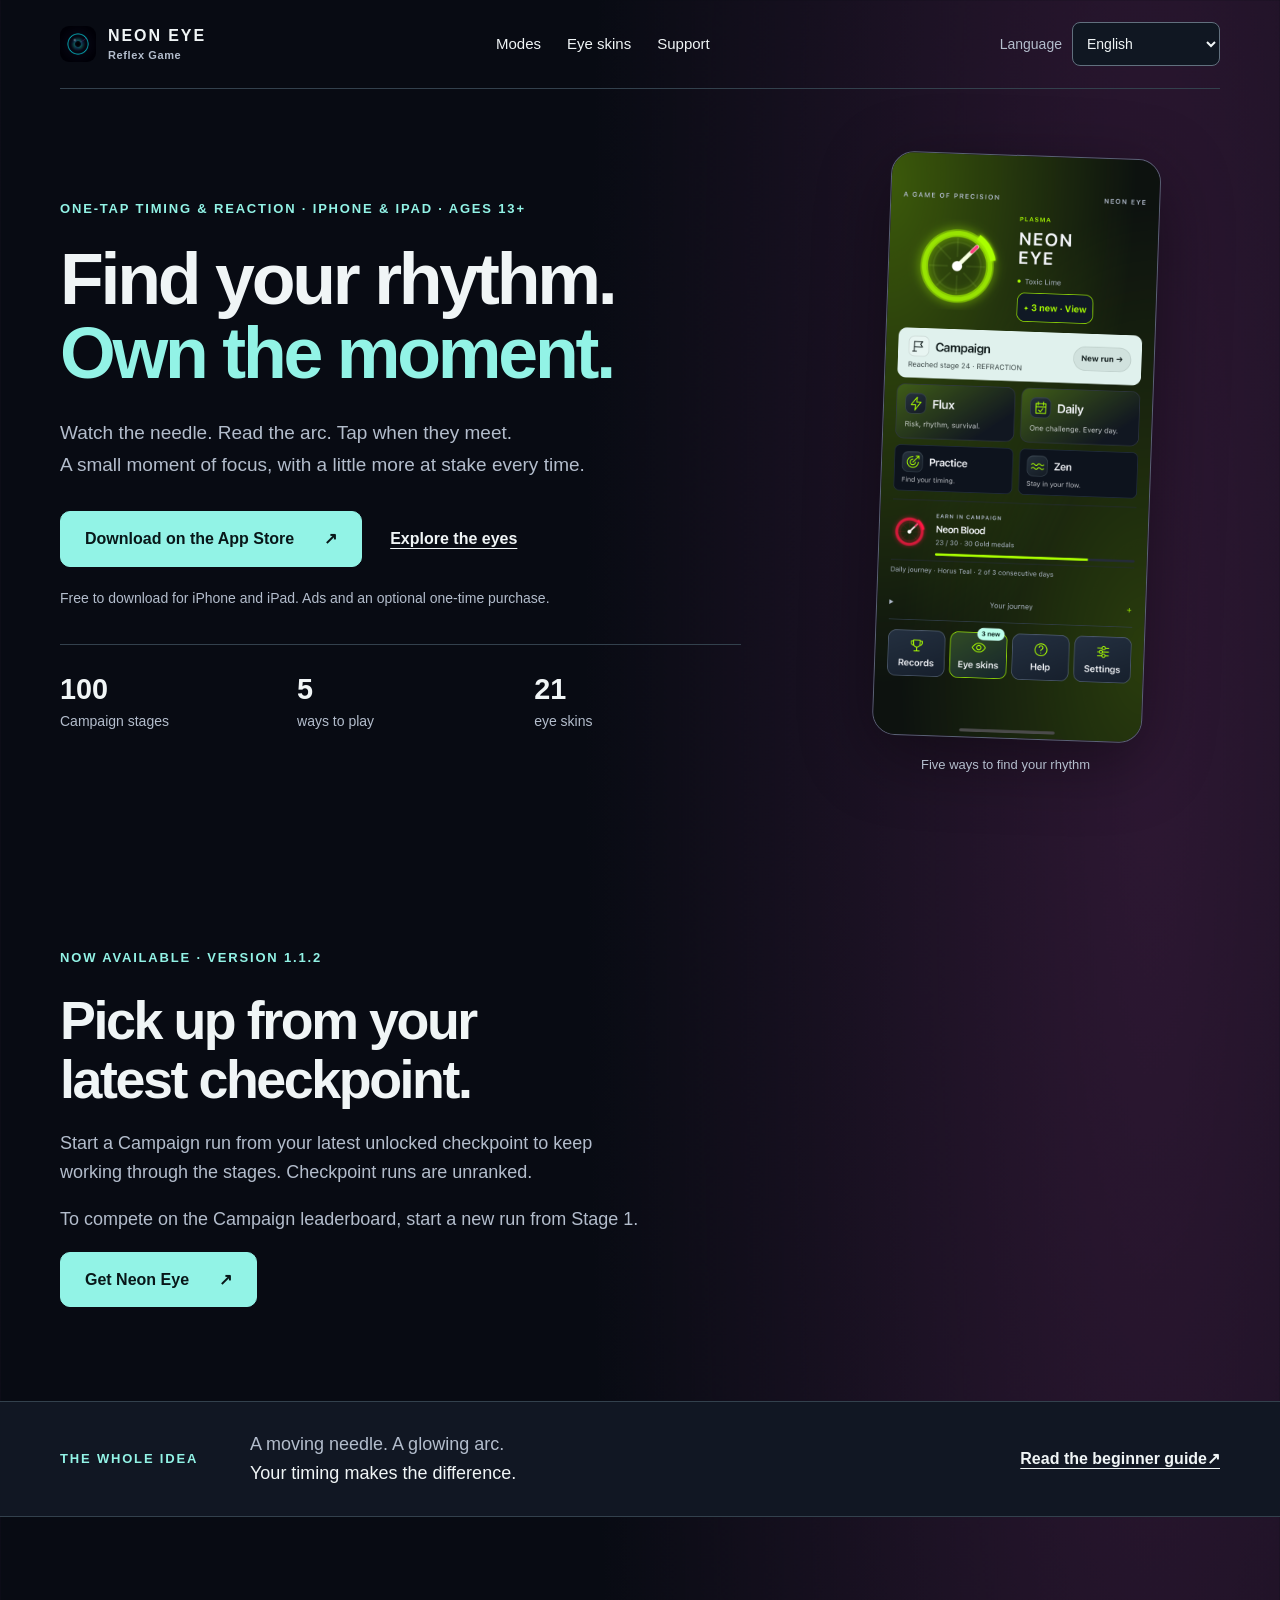
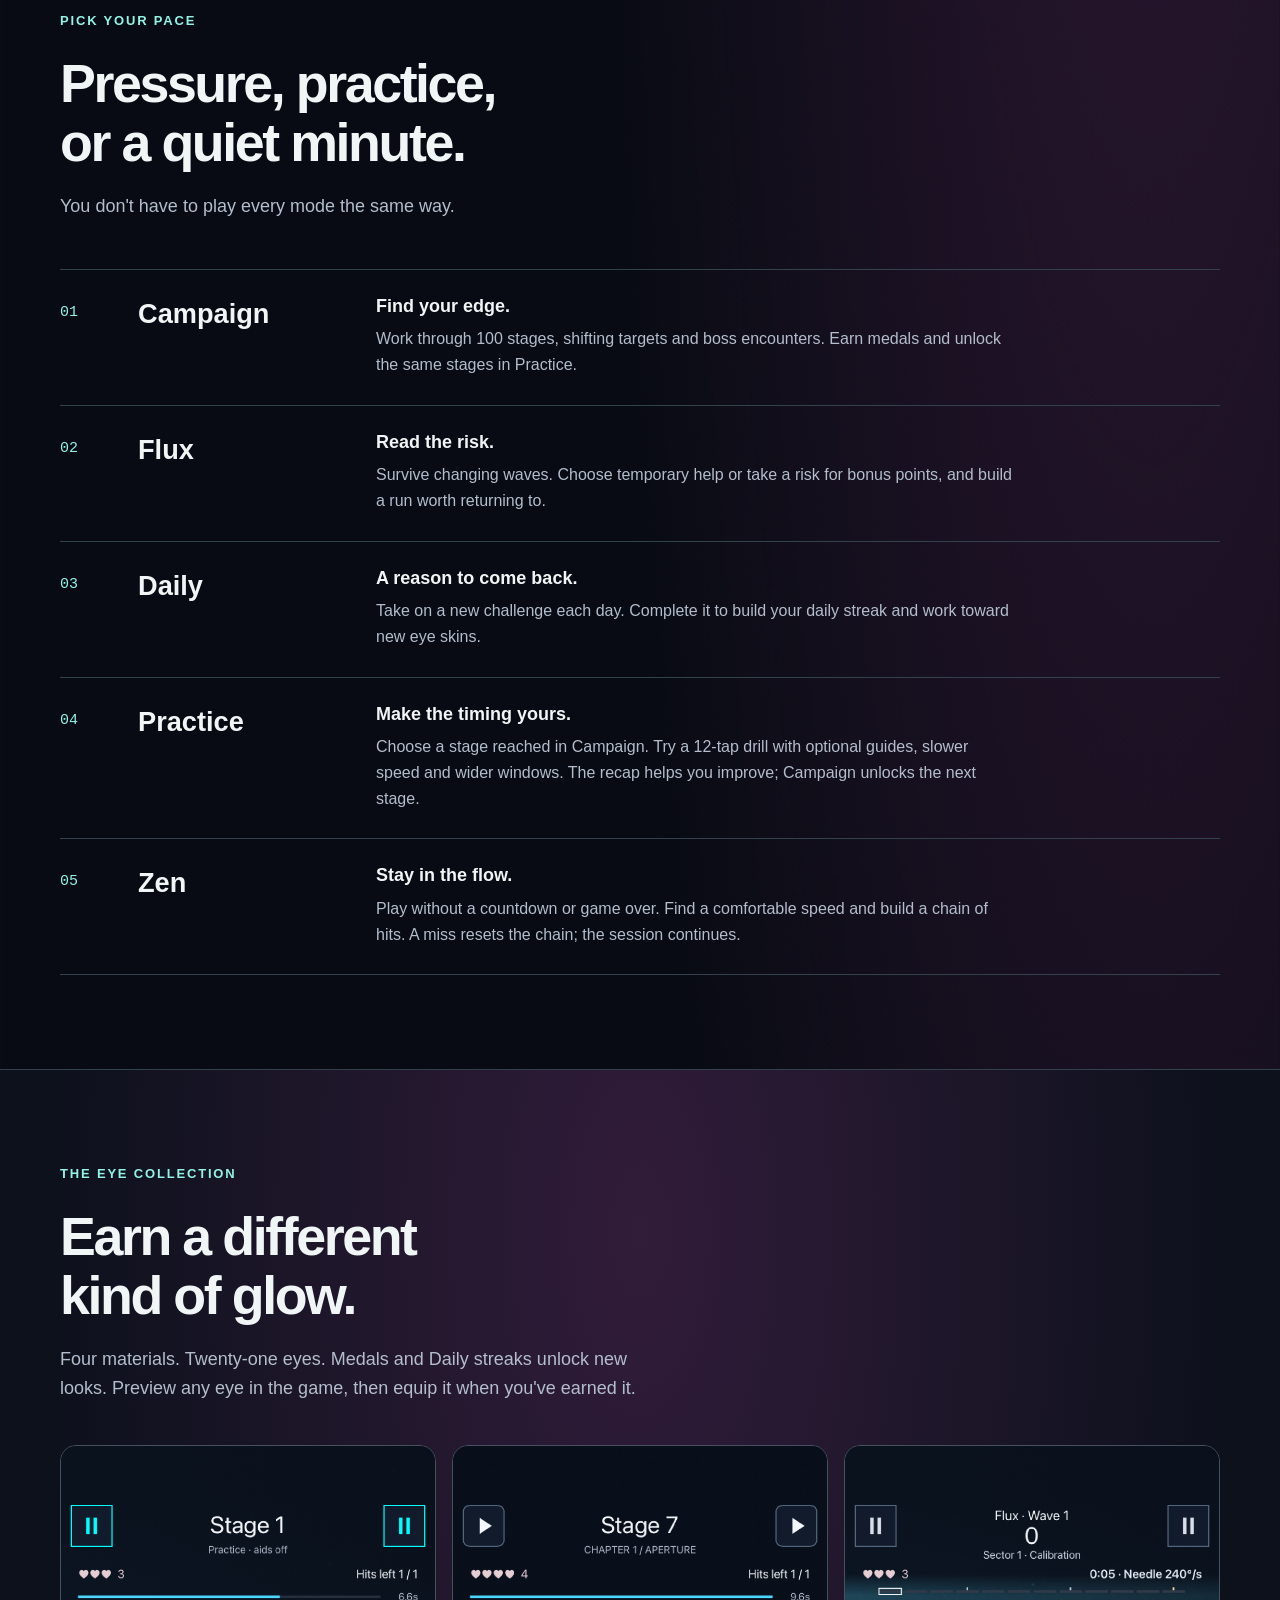
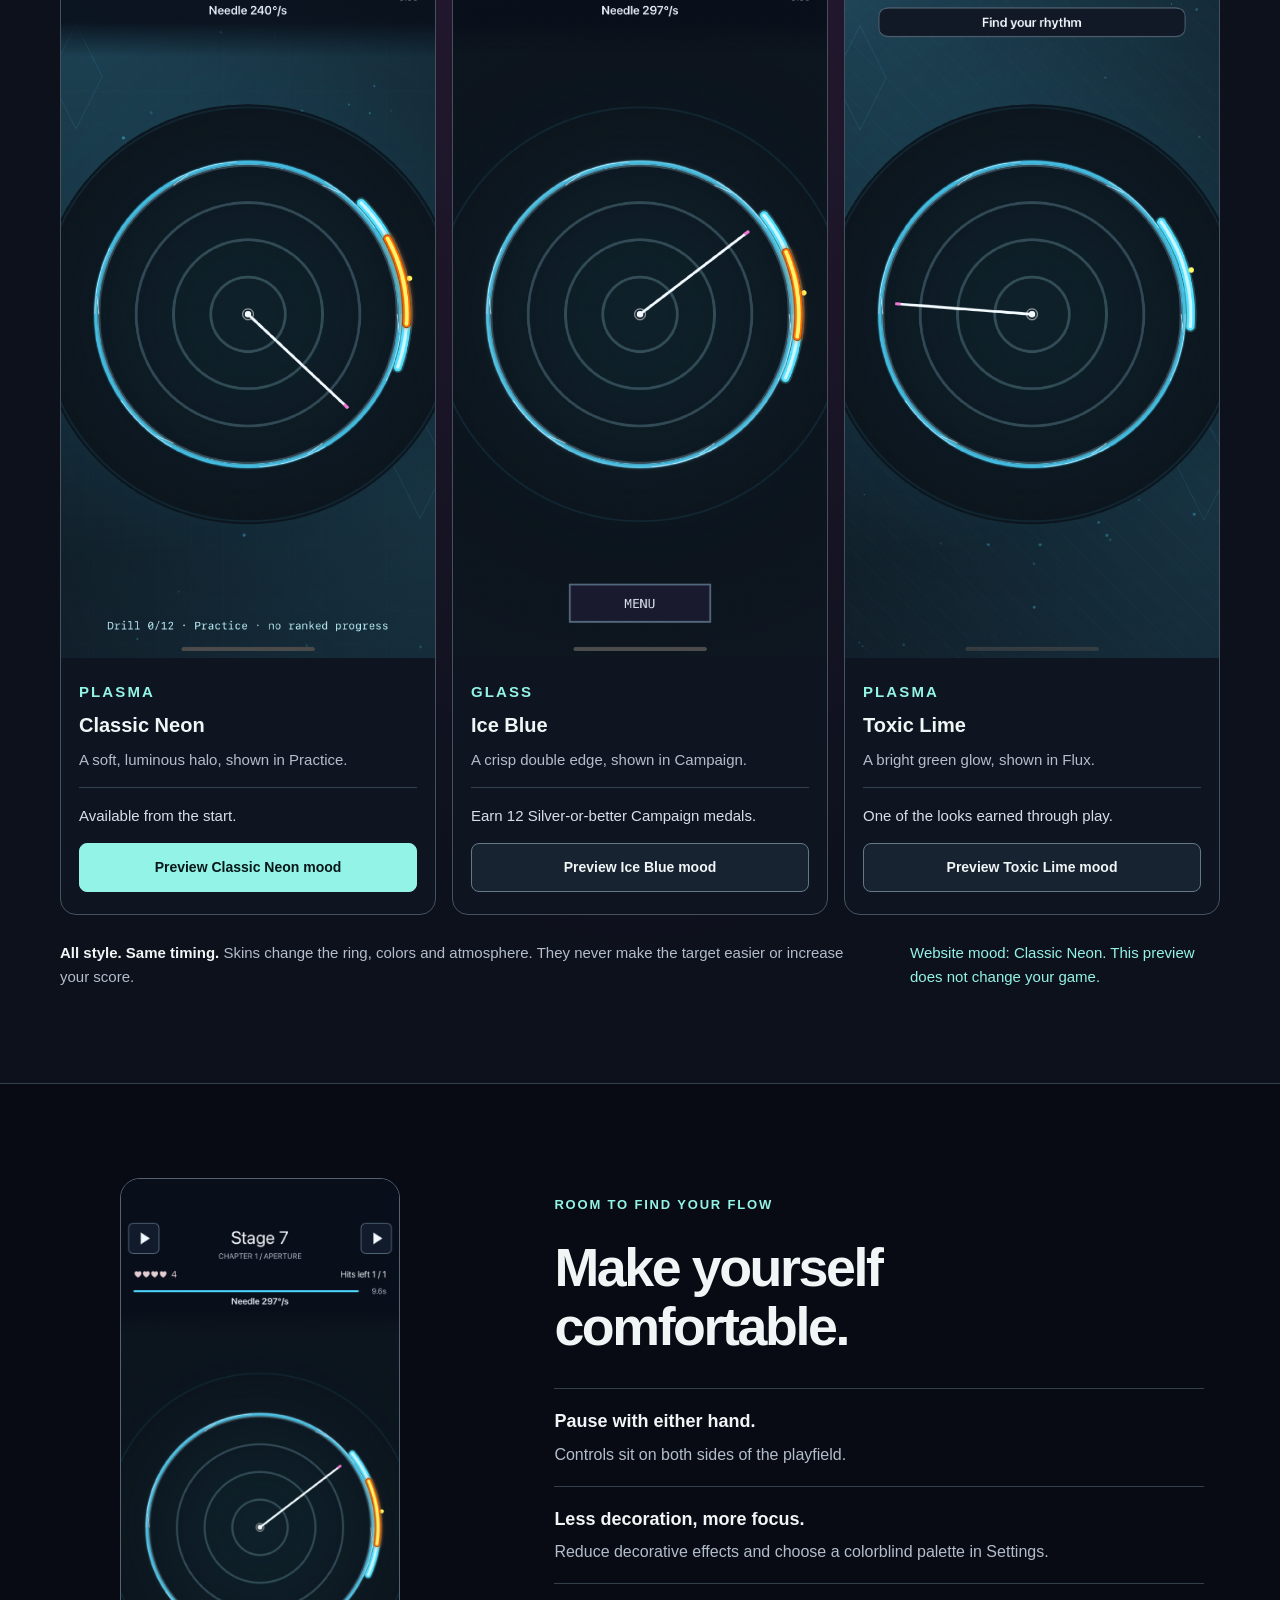
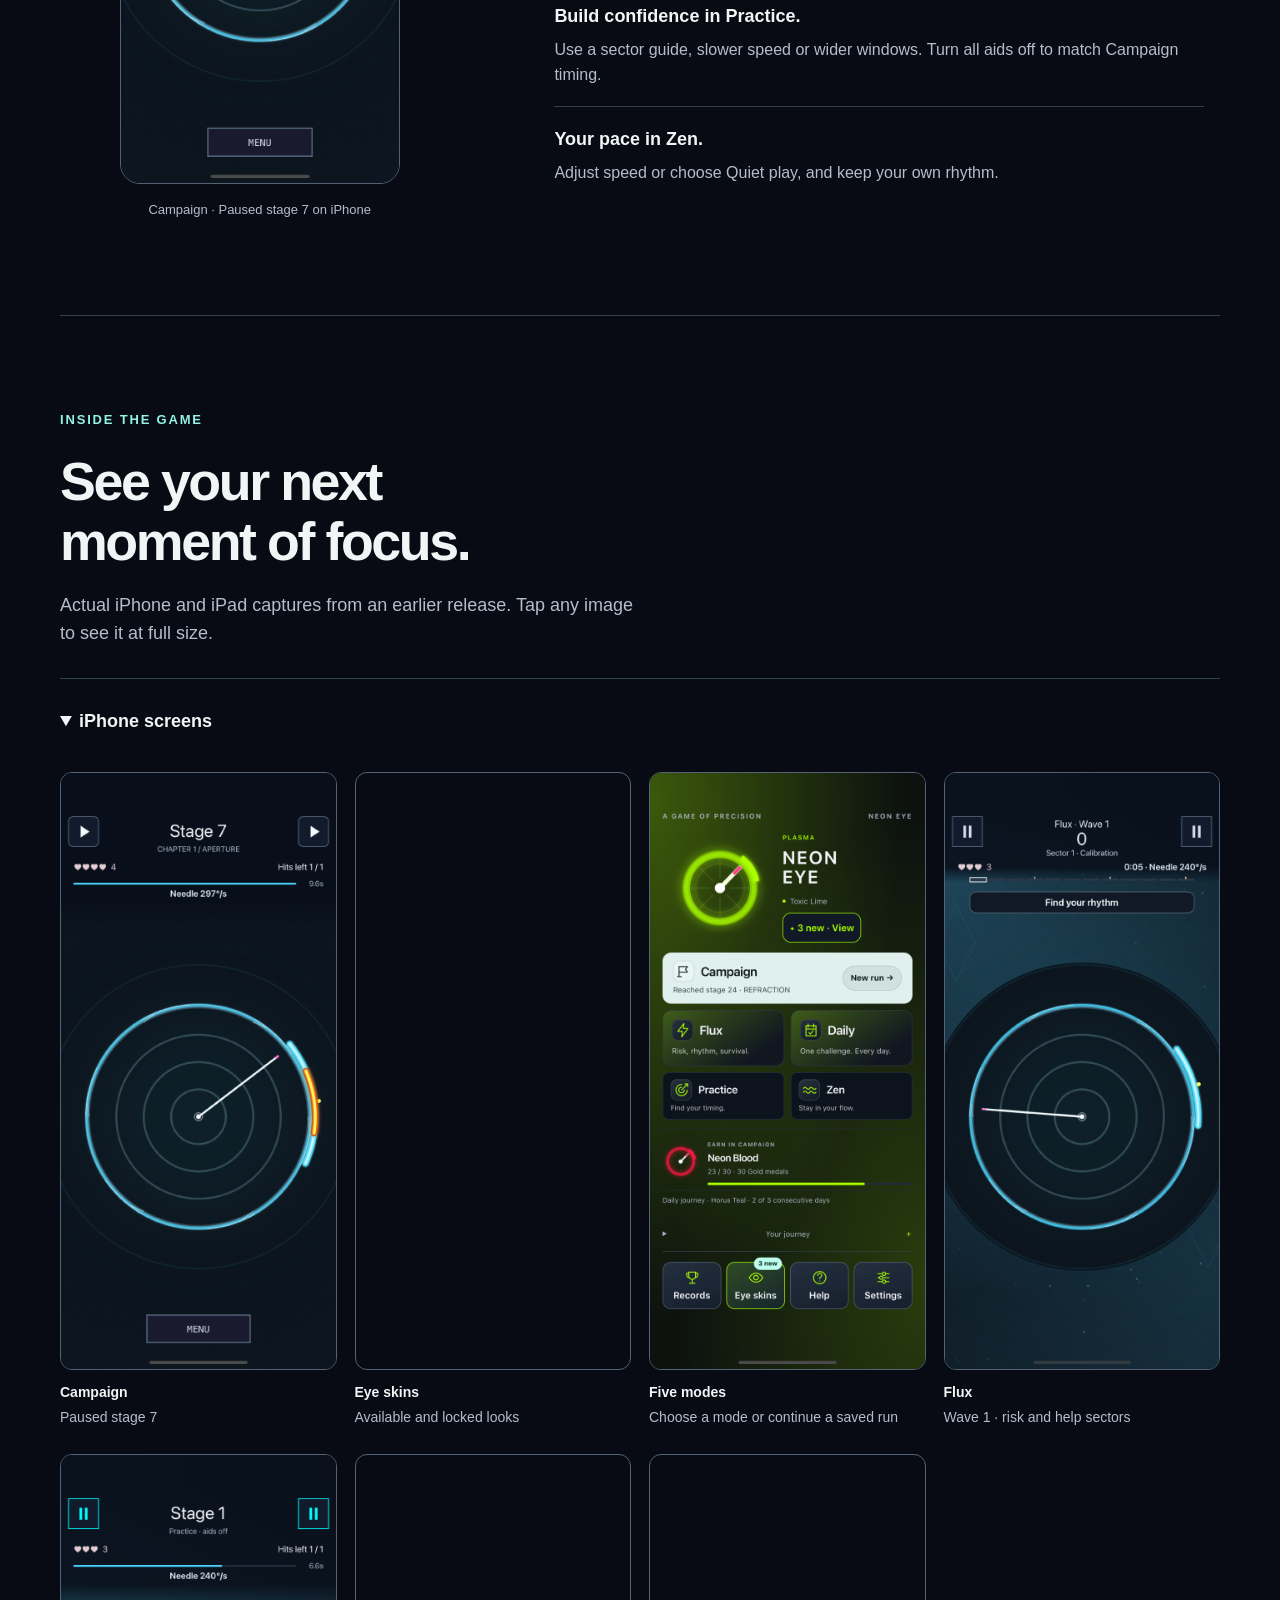
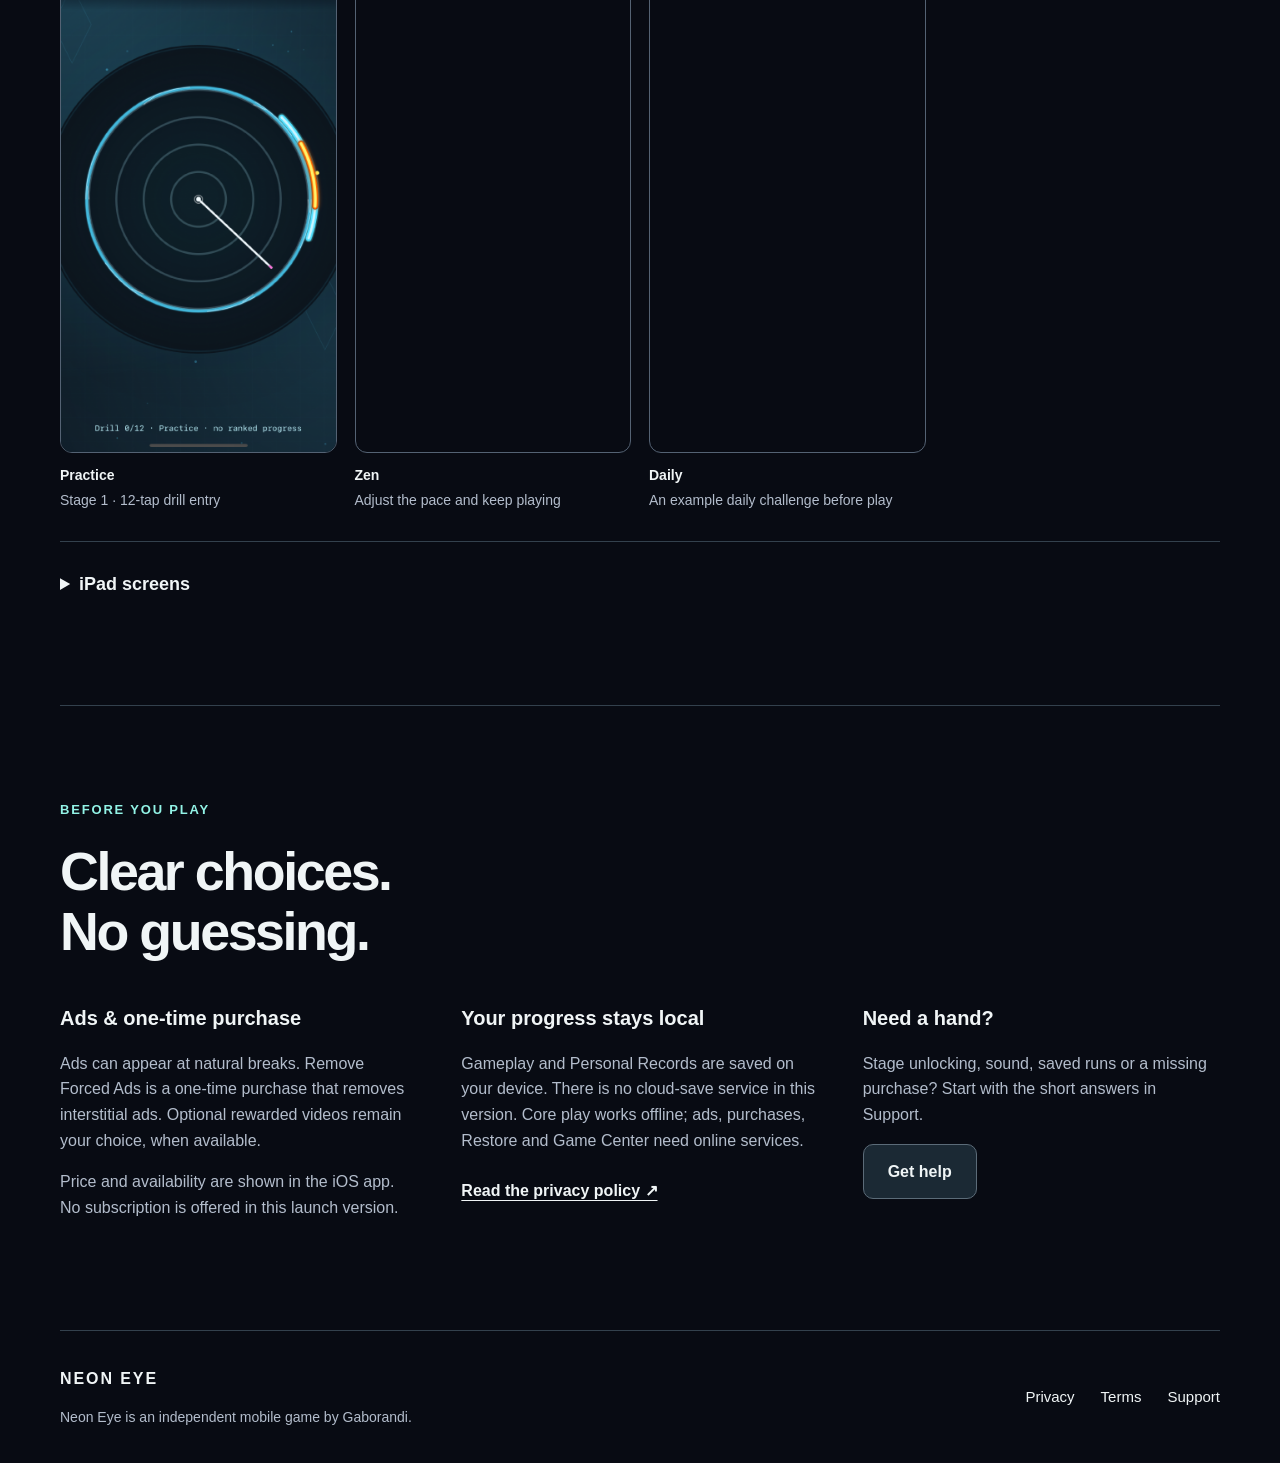
<file: index.html>
<!doctype html>
<html lang="en" dir="ltr"><head>
<meta charset="utf-8"><meta name="viewport" content="width=device-width, initial-scale=1">
<meta name="theme-color" content="#080b13"><meta name="description" content="A one-tap reflex game of timing and reaction. Explore 100 Campaign stages, Flux, Daily, Practice, Zen and earned eye skins. Available on the App Store for iPhone and iPad.">
<meta http-equiv="Content-Security-Policy" content="default-src 'none'; script-src 'self'; style-src 'self'; img-src 'self'; font-src 'self'; connect-src 'none'; base-uri 'none'; form-action 'none'; object-src 'none'">
<meta name="referrer" content="strict-origin-when-cross-origin">
<title lang="en">Neon Eye: Reflex Game</title><link rel="canonical" href="https://gaborandi.github.io/neon-eye-privacy/">
<meta property="og:title" content="Neon Eye: Reflex Game"><meta property="og:description" content="A one-tap reflex game of timing and reaction. Explore 100 Campaign stages, Flux, Daily, Practice, Zen and earned eye skins. Available on the App Store for iPhone and iPad."><meta property="og:type" content="website"><meta property="og:url" content="https://gaborandi.github.io/neon-eye-privacy/">
<meta name="twitter:card" content="summary"><meta name="twitter:title" content="Neon Eye: Reflex Game"><meta name="twitter:description" content="A one-tap reflex game of timing and reaction. Explore 100 Campaign stages, Flux, Daily, Practice, Zen and earned eye skins. Available on the App Store for iPhone and iPad.">
<link rel="icon" href="./assets/neon-eye-icon.png"><link rel="stylesheet" href="./assets/site.css?v=20261004">
<script src="./site.js?v=20261004" defer></script></head>
<body data-page="home">
<a class="skip-link" href="#main" data-nav="skip">Skip to content</a>
<header class="site-header wrap">
<a class="brand" href="./" aria-label="Neon Eye home"><img src="./assets/neon-eye-icon.png" width="36" height="36" alt=""><span class="brand-label" lang="en" dir="ltr"><span>NEON EYE</span><span class="brand-descriptor">Reflex Game</span></span></a>
<nav aria-label="Primary"><a href="./#modes" data-nav="modes">Modes</a><a href="./#collection" data-nav="skins">Eye skins</a><a href="./support/" data-nav="support">Support</a></nav>
<label class="language" hidden><span data-nav="language">Language</span><select aria-label="Navigation language" data-language-select><option value="en">English</option><option value="ar">العربية</option><option value="es">Español</option><option value="fr">Français</option><option value="de">Deutsch</option><option value="pt">Português</option><option value="it">Italiano</option><option value="ja">日本語</option><option value="ko">한국어</option><option value="zh">简体中文</option><option value="ru">Русский</option><option value="tr">Türkçe</option><option value="hi">हिन्दी</option><option value="id">Bahasa Indonesia</option><option value="nl">Nederlands</option><option value="pl">Polski</option><option value="sv">Svenska</option><option value="vi">Tiếng Việt</option></select></label>
</header>
<p class="language-note wrap" lang="en" dir="ltr" hidden data-language-note>Navigation is translated. The game guide and policies below are currently in English.</p>
<main id="main" lang="en" dir="ltr" tabindex="-1">
<section class="hero wrap" id="game">
<div class="hero-copy"><p class="eyebrow">One-tap timing &amp; reaction · iPhone &amp; iPad · Ages 13+</p><h1>Find your rhythm.<br><em>Own the moment.</em></h1><p class="lede">Watch the needle. Read the arc. Tap when they meet.<br>A small moment of focus, with a little more at stake every time.</p><div class="hero-actions"><a class="button primary" href="https://apps.apple.com/app/neon-eye-reflex-game/id6772494283">Download on the App Store <span aria-hidden="true">↗</span></a><a class="text-link" href="#collection">Explore the eyes</a></div><p class="availability">Free to download for iPhone and iPad. Ads and an optional one-time purchase.</p><div class="hero-facts"><span><strong>100</strong> Campaign stages</span><span><strong>5</strong> ways to play</span><span><strong>21</strong> eye skins</span></div></div>
<figure class="hero-screen"><div class="screen-frame"><img src="./assets/native91/iphone/03-five-modes.png" width="1320" height="2868" alt="Neon Eye home with Campaign, Flux, Daily, Practice and Zen, plus the next earned eye" fetchpriority="high"></div><figcaption>Five ways to find your rhythm</figcaption></figure>
</section>
<section class="wrap section" id="latest"><div class="section-intro">
<p class="eyebrow">Now available · Version 1.1.2</p>
<h2>Pick up from your<br>latest checkpoint.</h2>
<p>Start a Campaign run from your latest unlocked checkpoint to keep working through the stages. Checkpoint runs are unranked.</p>
<p>To compete on the Campaign leaderboard, start a new run from Stage 1.</p>
<a class="button primary" href="https://apps.apple.com/app/neon-eye-reflex-game/id6772494283">Get Neon Eye <span aria-hidden="true">↗</span></a>
</div></section>
<section class="rule-band"><div class="wrap rule-inner"><p class="eyebrow">The whole idea</p><p>A moving needle. A glowing arc.<br><strong>Your timing makes the difference.</strong></p><a class="text-link" href="./beginner-guide.html">Read the beginner guide <span aria-hidden="true">↗</span></a></div></section>
<section class="wrap section" id="modes"><div class="section-intro"><p class="eyebrow">Pick your pace</p><h2>Pressure, practice,<br>or a quiet minute.</h2><p>You don't have to play every mode the same way.</p></div><div class="modes"><article class="mode-row"><span class="number">01</span><h3>Campaign</h3><div><h4>Find your edge.</h4><p>Work through 100 stages, shifting targets and boss encounters. Earn medals and unlock the same stages in Practice.</p></div></article><article class="mode-row"><span class="number">02</span><h3>Flux</h3><div><h4>Read the risk.</h4><p>Survive changing waves. Choose temporary help or take a risk for bonus points, and build a run worth returning to.</p></div></article><article class="mode-row"><span class="number">03</span><h3>Daily</h3><div><h4>A reason to come back.</h4><p>Take on a new challenge each day. Complete it to build your daily streak and work toward new eye skins.</p></div></article><article class="mode-row"><span class="number">04</span><h3>Practice</h3><div><h4>Make the timing yours.</h4><p>Choose a stage reached in Campaign. Try a 12-tap drill with optional guides, slower speed and wider windows. The recap helps you improve; Campaign unlocks the next stage.</p></div></article><article class="mode-row"><span class="number">05</span><h3>Zen</h3><div><h4>Stay in the flow.</h4><p>Play without a countdown or game over. Find a comfortable speed and build a chain of hits. A miss resets the chain; the session continues.</p></div></article></div></section>
<section class="collection-band" id="collection"><div class="wrap section"><div class="section-intro"><p class="eyebrow">The eye collection</p><h2>Earn a different<br>kind of glow.</h2><p>Four materials. Twenty-one eyes. Medals and Daily streaks unlock new looks. Preview any eye in the game, then equip it when you've earned it.</p></div><div class="skin-grid native-skins"><article class="skin-card"><img loading="lazy" src="./assets/native91/iphone/05-practice.png" width="1320" height="2868" alt="Classic Neon equipped in a Practice drill at 0 of 12 taps"><div class="skin-copy"><p class="eyebrow">PLASMA</p><h3>Classic Neon</h3><p>A soft, luminous halo, shown in Practice.</p><p class="unlock">Available from the start.</p><button type="button" class="theme-button" hidden data-theme="classic" aria-pressed="true">Preview Classic Neon mood</button></div></article><article class="skin-card"><img loading="lazy" src="./assets/native91/iphone/01-campaign.png" width="1320" height="2868" alt="Ice Blue equipped in paused Campaign stage 7"><div class="skin-copy"><p class="eyebrow">GLASS</p><h3>Ice Blue</h3><p>A crisp double edge, shown in Campaign.</p><p class="unlock">Earn 12 Silver-or-better Campaign medals.</p><button type="button" class="theme-button" hidden data-theme="ice" aria-pressed="false">Preview Ice Blue mood</button></div></article><article class="skin-card"><img loading="lazy" src="./assets/native91/iphone/04-flux.png" width="1320" height="2868" alt="Toxic Lime equipped at the start of Flux wave 1"><div class="skin-copy"><p class="eyebrow">PLASMA</p><h3>Toxic Lime</h3><p>A bright green glow, shown in Flux.</p><p class="unlock">One of the looks earned through play.</p><button type="button" class="theme-button" hidden data-theme="toxic" aria-pressed="false">Preview Toxic Lime mood</button></div></article></div><div class="collection-note"><p><strong>All style. Same timing.</strong> Skins change the ring, colors and atmosphere. They never make the target easier or increase your score.</p><p id="theme-status" role="status" aria-live="polite">Website mood: Classic Neon. This preview does not change your game.</p></div></div></section>
<section class="wrap section play-section"><figure class="play-screen"><img loading="lazy" src="./assets/native91/iphone/01-campaign.png" width="1320" height="2868" alt="Paused Campaign stage 7 with a white needle, glowing target arc and a pause button on each side"><figcaption>Campaign · Paused stage 7 on iPhone</figcaption></figure><div class="section-intro"><p class="eyebrow">Room to find your flow</p><h2>Make yourself<br>comfortable.</h2><ul class="comfort-list"><li><strong>Pause with either hand.</strong><span>Controls sit on both sides of the playfield.</span></li><li><strong>Less decoration, more focus.</strong><span>Reduce decorative effects and choose a colorblind palette in Settings.</span></li><li><strong>Build confidence in Practice.</strong><span>Use a sector guide, slower speed or wider windows. Turn all aids off to match Campaign timing.</span></li><li><strong>Your pace in Zen.</strong><span>Adjust speed or choose Quiet play, and keep your own rhythm.</span></li></ul></div></section>
<section class="wrap section native-gallery" id="screenshots"><div class="section-intro"><p class="eyebrow">Inside the game</p><h2>See your next<br>moment of focus.</h2><p>Actual iPhone and iPad captures from an earlier release. Tap any image to see it at full size.</p></div><details class="device-gallery" open><summary>iPhone screens</summary><div class="native-screen-grid iphone"><figure><a href="./assets/native91/iphone/01-campaign.png"><img loading="lazy" src="./assets/native91/iphone/01-campaign.png" width="1320" height="2868" alt="iPhone Campaign · Paused stage 7"></a><figcaption><strong>Campaign</strong><span>Paused stage 7</span></figcaption></figure><figure><a href="./assets/native91/iphone/02-eye-skins.png"><img loading="lazy" src="./assets/native91/iphone/02-eye-skins.png" width="1320" height="2868" alt="iPhone Eye skins · Available and locked looks"></a><figcaption><strong>Eye skins</strong><span>Available and locked looks</span></figcaption></figure><figure><a href="./assets/native91/iphone/03-five-modes.png"><img loading="lazy" src="./assets/native91/iphone/03-five-modes.png" width="1320" height="2868" alt="iPhone Five modes · Choose a mode or continue a saved run"></a><figcaption><strong>Five modes</strong><span>Choose a mode or continue a saved run</span></figcaption></figure><figure><a href="./assets/native91/iphone/04-flux.png"><img loading="lazy" src="./assets/native91/iphone/04-flux.png" width="1320" height="2868" alt="iPhone Flux · Wave 1 · risk and help sectors"></a><figcaption><strong>Flux</strong><span>Wave 1 · risk and help sectors</span></figcaption></figure><figure><a href="./assets/native91/iphone/05-practice.png"><img loading="lazy" src="./assets/native91/iphone/05-practice.png" width="1320" height="2868" alt="iPhone Practice · Stage 1 · 12-tap drill entry"></a><figcaption><strong>Practice</strong><span>Stage 1 · 12-tap drill entry</span></figcaption></figure><figure><a href="./assets/native91/iphone/06-zen.png"><img loading="lazy" src="./assets/native91/iphone/06-zen.png" width="1320" height="2868" alt="iPhone Zen · Adjust the pace and keep playing"></a><figcaption><strong>Zen</strong><span>Adjust the pace and keep playing</span></figcaption></figure><figure><a href="./assets/native91/iphone/07-daily.png"><img loading="lazy" src="./assets/native91/iphone/07-daily.png" width="1320" height="2868" alt="iPhone Daily · An example daily challenge before play"></a><figcaption><strong>Daily</strong><span>An example daily challenge before play</span></figcaption></figure></div></details><details class="device-gallery"><summary>iPad screens</summary><div class="native-screen-grid ipad"><figure><a href="./assets/native91/ipad/01-campaign.png"><img loading="lazy" src="./assets/native91/ipad/01-campaign.png" width="2064" height="2752" alt="iPad Campaign · Paused stage 7"></a><figcaption><strong>Campaign</strong><span>Paused stage 7</span></figcaption></figure><figure><a href="./assets/native91/ipad/02-eye-skins.png"><img loading="lazy" src="./assets/native91/ipad/02-eye-skins.png" width="2064" height="2752" alt="iPad Eye skins · Available and locked looks"></a><figcaption><strong>Eye skins</strong><span>Available and locked looks</span></figcaption></figure><figure><a href="./assets/native91/ipad/03-five-modes.png"><img loading="lazy" src="./assets/native91/ipad/03-five-modes.png" width="2064" height="2752" alt="iPad Five modes · Choose a mode or continue a saved run"></a><figcaption><strong>Five modes</strong><span>Choose a mode or continue a saved run</span></figcaption></figure><figure><a href="./assets/native91/ipad/04-flux.png"><img loading="lazy" src="./assets/native91/ipad/04-flux.png" width="2064" height="2752" alt="iPad Flux · Wave 1 · risk and help sectors"></a><figcaption><strong>Flux</strong><span>Wave 1 · risk and help sectors</span></figcaption></figure><figure><a href="./assets/native91/ipad/05-practice.png"><img loading="lazy" src="./assets/native91/ipad/05-practice.png" width="2064" height="2752" alt="iPad Practice · Stage 1 · 12-tap drill entry"></a><figcaption><strong>Practice</strong><span>Stage 1 · 12-tap drill entry</span></figcaption></figure><figure><a href="./assets/native91/ipad/06-zen.png"><img loading="lazy" src="./assets/native91/ipad/06-zen.png" width="2064" height="2752" alt="iPad Zen · Adjust the pace and keep playing"></a><figcaption><strong>Zen</strong><span>Adjust the pace and keep playing</span></figcaption></figure><figure><a href="./assets/native91/ipad/07-daily.png"><img loading="lazy" src="./assets/native91/ipad/07-daily.png" width="2064" height="2752" alt="iPad Daily · An example daily challenge before play"></a><figcaption><strong>Daily</strong><span>An example daily challenge before play</span></figcaption></figure></div></details></section><section class="wrap section player-section"><div class="section-intro"><p class="eyebrow">Before you play</p><h2>Clear choices.<br>No guessing.</h2></div><div class="player-grid"><article><h3>Ads &amp; one-time purchase</h3><p>Ads can appear at natural breaks. Remove Forced Ads is a one-time purchase that removes interstitial ads. Optional rewarded videos remain your choice, when available.</p><p>Price and availability are shown in the iOS app. No subscription is offered in this launch version.</p></article><article><h3>Your progress stays local</h3><p>Gameplay and Personal Records are saved on your device. There is no cloud-save service in this version. Core play works offline; ads, purchases, Restore and Game Center need online services.</p><a class="text-link" href="./privacy/">Read the privacy policy ↗</a></article><article><h3>Need a hand?</h3><p>Stage unlocking, sound, saved runs or a missing purchase? Start with the short answers in Support.</p><a class="button secondary" href="./support/">Get help</a></article></div></section></main>
<footer class="site-footer wrap"><div><a class="brand" href="./">NEON EYE</a><p data-nav="footer">Neon Eye is an independent mobile game by Gaborandi.</p></div><nav aria-label="Footer"><a href="./privacy/" data-nav="privacy">Privacy</a><a href="./terms/" data-nav="terms">Terms</a><a href="./support/" data-nav="support">Support</a></nav></footer>
</body></html>
</file>
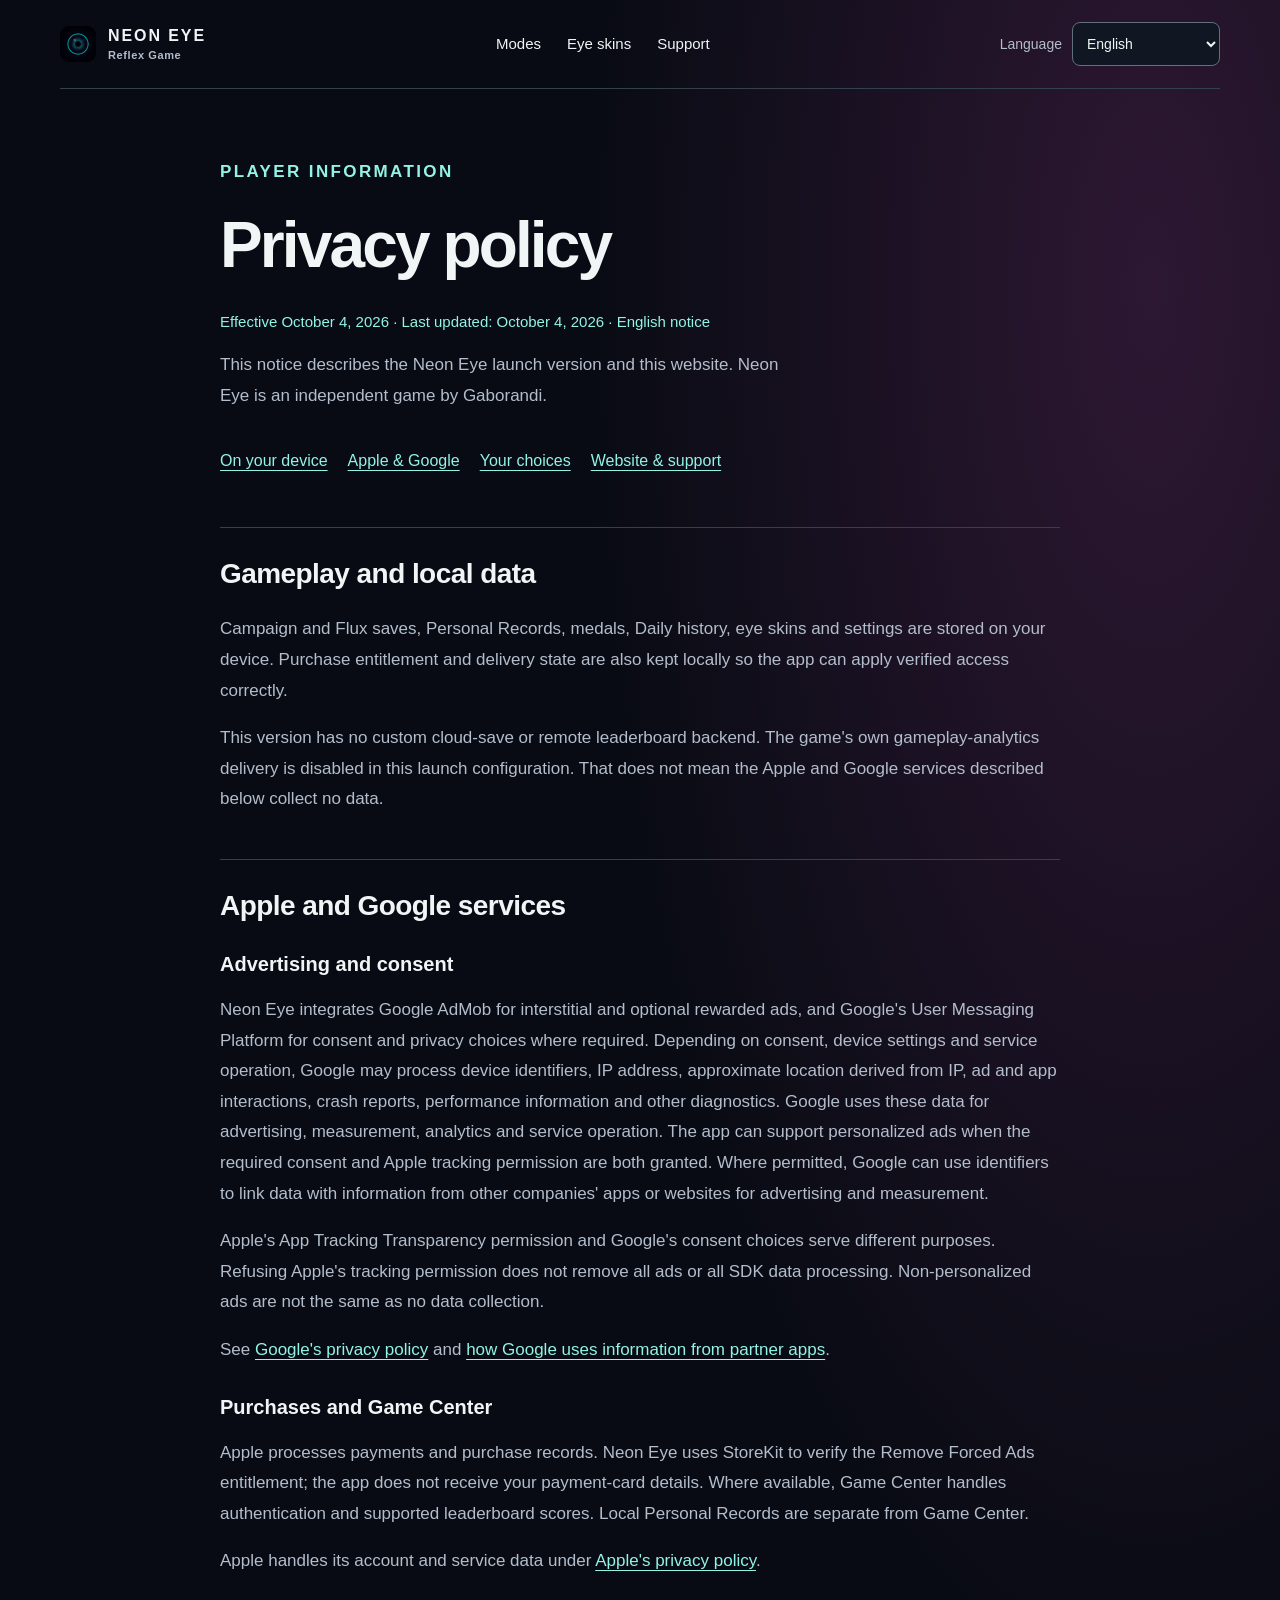
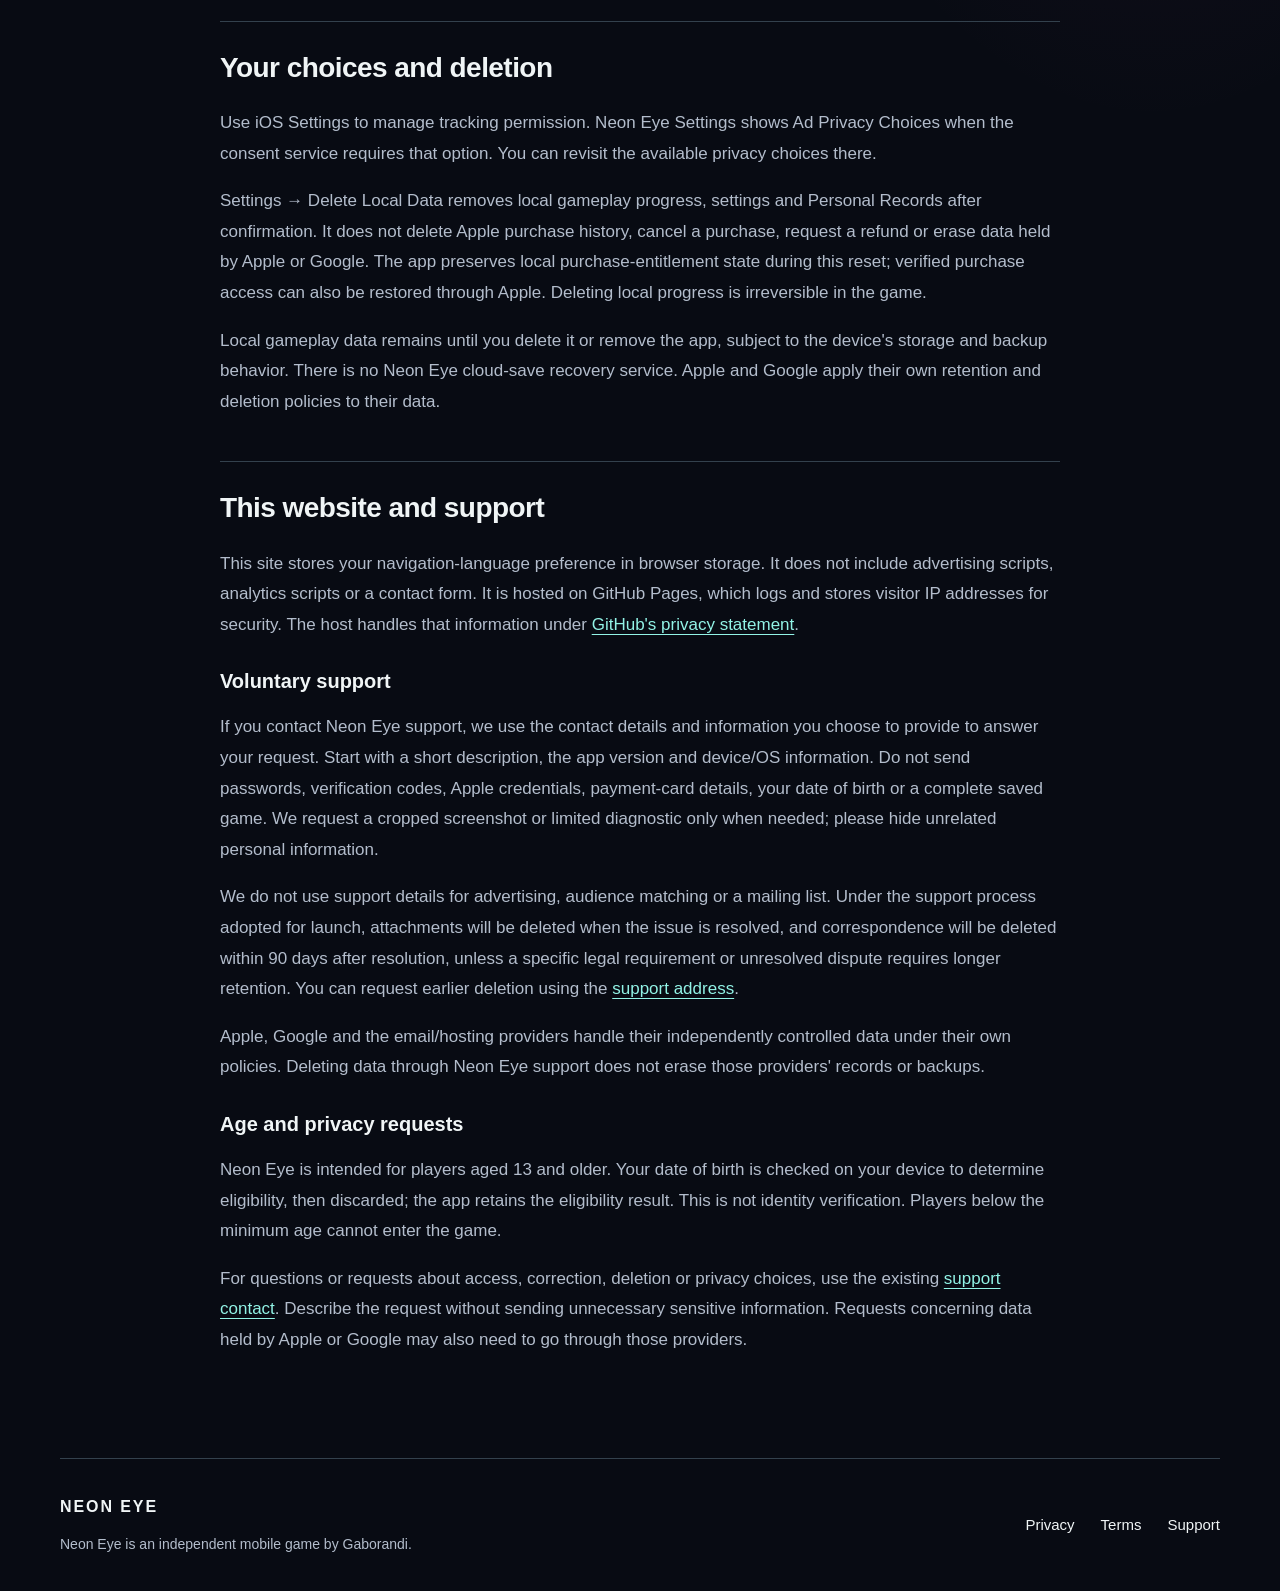
<file: privacy/index.html>
<!doctype html>
<html lang="en" dir="ltr"><head>
<meta charset="utf-8"><meta name="viewport" content="width=device-width, initial-scale=1">
<meta name="theme-color" content="#080b13"><meta name="description" content="How Neon Eye handles local saves, ads, consent, purchases, Game Center and website preferences.">
<meta http-equiv="Content-Security-Policy" content="default-src 'none'; script-src 'self'; style-src 'self'; img-src 'self'; font-src 'self'; connect-src 'none'; base-uri 'none'; form-action 'none'; object-src 'none'">
<meta name="referrer" content="strict-origin-when-cross-origin">
<title lang="en">Neon Eye — Privacy</title><link rel="canonical" href="https://gaborandi.github.io/neon-eye-privacy/privacy/">
<meta property="og:title" content="Neon Eye — Privacy"><meta property="og:description" content="How Neon Eye handles local saves, ads, consent, purchases, Game Center and website preferences."><meta property="og:type" content="website"><meta property="og:url" content="https://gaborandi.github.io/neon-eye-privacy/privacy/">
<meta name="twitter:card" content="summary"><meta name="twitter:title" content="Neon Eye — Privacy"><meta name="twitter:description" content="How Neon Eye handles local saves, ads, consent, purchases, Game Center and website preferences.">
<link rel="icon" href="../assets/neon-eye-icon.png"><link rel="stylesheet" href="../assets/site.css?v=20261004">
<script src="../site.js?v=20261004" defer></script></head>
<body data-page="privacy">
<a class="skip-link" href="#main" data-nav="skip">Skip to content</a>
<header class="site-header wrap">
<a class="brand" href="../" aria-label="Neon Eye home"><img src="../assets/neon-eye-icon.png" width="36" height="36" alt=""><span class="brand-label" lang="en" dir="ltr"><span>NEON EYE</span><span class="brand-descriptor">Reflex Game</span></span></a>
<nav aria-label="Primary"><a href="../#modes" data-nav="modes">Modes</a><a href="../#collection" data-nav="skins">Eye skins</a><a href="../support/" data-nav="support">Support</a></nav>
<label class="language" hidden><span data-nav="language">Language</span><select aria-label="Navigation language" data-language-select><option value="en">English</option><option value="ar">العربية</option><option value="es">Español</option><option value="fr">Français</option><option value="de">Deutsch</option><option value="pt">Português</option><option value="it">Italiano</option><option value="ja">日本語</option><option value="ko">한국어</option><option value="zh">简体中文</option><option value="ru">Русский</option><option value="tr">Türkçe</option><option value="hi">हिन्दी</option><option value="id">Bahasa Indonesia</option><option value="nl">Nederlands</option><option value="pl">Polski</option><option value="sv">Svenska</option><option value="vi">Tiếng Việt</option></select></label>
</header>
<p class="language-note wrap" lang="en" dir="ltr" hidden data-language-note>Navigation is translated. The game guide and policies below are currently in English.</p>
<main id="main" lang="en" dir="ltr" tabindex="-1"><div class="legal-shell wrap"><p class="eyebrow">Player information</p><h1>Privacy policy</h1><p class="legal-date">Effective October 4, 2026 · Last updated: October 4, 2026 · English notice</p><p class="lede">This notice describes the Neon Eye launch version and this website. Neon Eye is an independent game by Gaborandi.</p><nav class="page-index" aria-label="Privacy topics"><a href="#local">On your device</a><a href="#services">Apple &amp; Google</a><a href="#choices">Your choices</a><a href="#website">Website &amp; support</a></nav>
<section id="local"><h2>Gameplay and local data</h2><p>Campaign and Flux saves, Personal Records, medals, Daily history, eye skins and settings are stored on your device. Purchase entitlement and delivery state are also kept locally so the app can apply verified access correctly.</p><p>This version has no custom cloud-save or remote leaderboard backend. The game's own gameplay-analytics delivery is disabled in this launch configuration. That does not mean the Apple and Google services described below collect no data.</p></section>
<section id="services"><h2>Apple and Google services</h2><h3>Advertising and consent</h3><p>Neon Eye integrates Google AdMob for interstitial and optional rewarded ads, and Google's User Messaging Platform for consent and privacy choices where required. Depending on consent, device settings and service operation, Google may process device identifiers, IP address, approximate location derived from IP, ad and app interactions, crash reports, performance information and other diagnostics. Google uses these data for advertising, measurement, analytics and service operation. The app can support personalized ads when the required consent and Apple tracking permission are both granted. Where permitted, Google can use identifiers to link data with information from other companies' apps or websites for advertising and measurement.</p><p>Apple's App Tracking Transparency permission and Google's consent choices serve different purposes. Refusing Apple's tracking permission does not remove all ads or all SDK data processing. Non-personalized ads are not the same as no data collection.</p><p>See <a href="https://policies.google.com/privacy">Google's privacy policy</a> and <a href="https://policies.google.com/technologies/partner-sites">how Google uses information from partner apps</a>.</p><h3>Purchases and Game Center</h3><p>Apple processes payments and purchase records. Neon Eye uses StoreKit to verify the Remove Forced Ads entitlement; the app does not receive your payment-card details. Where available, Game Center handles authentication and supported leaderboard scores. Local Personal Records are separate from Game Center.</p><p>Apple handles its account and service data under <a href="https://www.apple.com/legal/privacy/">Apple's privacy policy</a>.</p></section>
<section id="choices"><h2>Your choices and deletion</h2><p>Use iOS Settings to manage tracking permission. Neon Eye Settings shows Ad Privacy Choices when the consent service requires that option. You can revisit the available privacy choices there.</p><p>Settings → Delete Local Data removes local gameplay progress, settings and Personal Records after confirmation. It does not delete Apple purchase history, cancel a purchase, request a refund or erase data held by Apple or Google. The app preserves local purchase-entitlement state during this reset; verified purchase access can also be restored through Apple. Deleting local progress is irreversible in the game.</p><p>Local gameplay data remains until you delete it or remove the app, subject to the device's storage and backup behavior. There is no Neon Eye cloud-save recovery service. Apple and Google apply their own retention and deletion policies to their data.</p></section>
<section id="website"><h2>This website and support</h2><p>This site stores your navigation-language preference in browser storage. It does not include advertising scripts, analytics scripts or a contact form. It is hosted on GitHub Pages, which logs and stores visitor IP addresses for security. The host handles that information under <a href="https://docs.github.com/en/site-policy/privacy-policies/github-general-privacy-statement">GitHub's privacy statement</a>.</p><h3>Voluntary support</h3><p>If you contact Neon Eye support, we use the contact details and information you choose to provide to answer your request. Start with a short description, the app version and device/OS information. Do not send passwords, verification codes, Apple credentials, payment-card details, your date of birth or a complete saved game. We request a cropped screenshot or limited diagnostic only when needed; please hide unrelated personal information.</p><p>We do not use support details for advertising, audience matching or a mailing list. Under the support process adopted for launch, attachments will be deleted when the issue is resolved, and correspondence will be deleted within 90 days after resolution, unless a specific legal requirement or unresolved dispute requires longer retention. You can request earlier deletion using the <a href="../support/#contact">support address</a>.</p><p>Apple, Google and the email/hosting providers handle their independently controlled data under their own policies. Deleting data through Neon Eye support does not erase those providers' records or backups.</p><h3>Age and privacy requests</h3><p>Neon Eye is intended for players aged 13 and older. Your date of birth is checked on your device to determine eligibility, then discarded; the app retains the eligibility result. This is not identity verification. Players below the minimum age cannot enter the game.</p><p>For questions or requests about access, correction, deletion or privacy choices, use the existing <a href="../support/#contact">support contact</a>. Describe the request without sending unnecessary sensitive information. Requests concerning data held by Apple or Google may also need to go through those providers.</p></section></div></main>
<footer class="site-footer wrap"><div><a class="brand" href="../">NEON EYE</a><p data-nav="footer">Neon Eye is an independent mobile game by Gaborandi.</p></div><nav aria-label="Footer"><a href="../privacy/" data-nav="privacy">Privacy</a><a href="../terms/" data-nav="terms">Terms</a><a href="../support/" data-nav="support">Support</a></nav></footer>
</body></html>
</file>
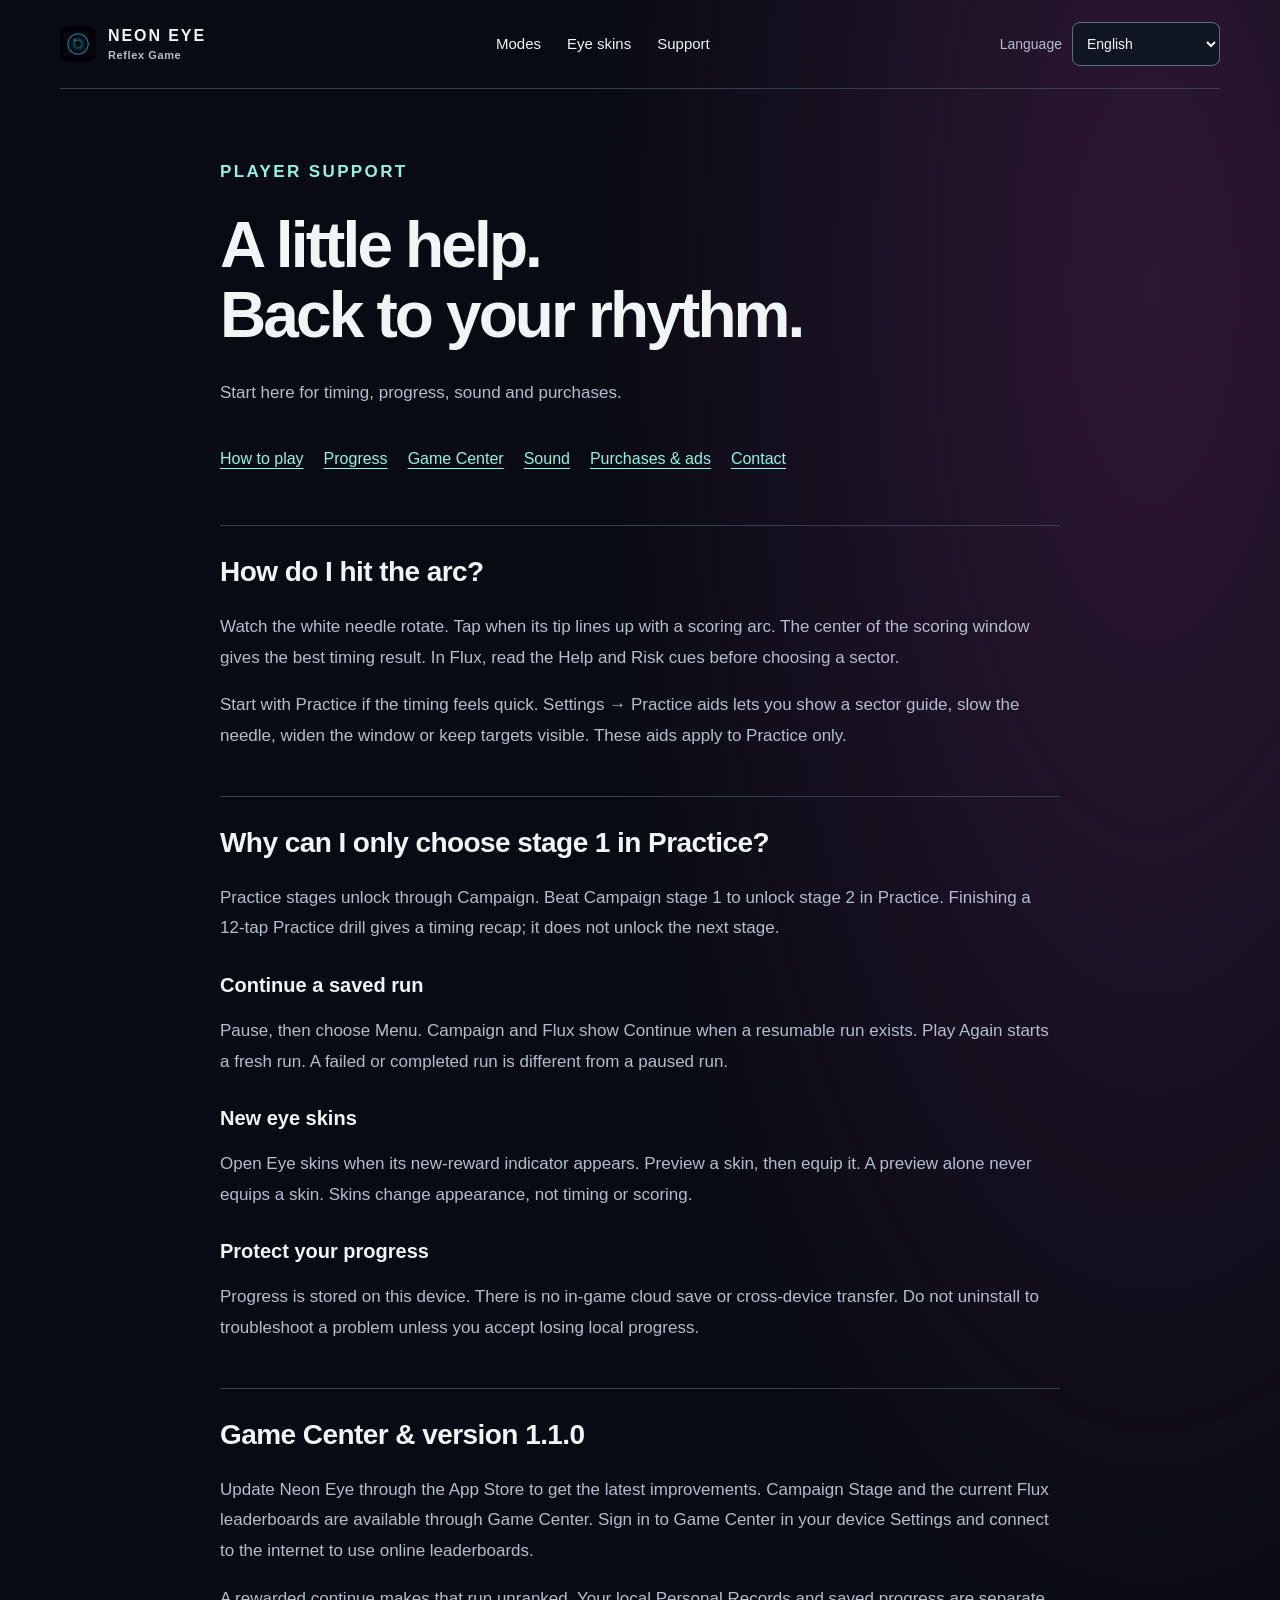
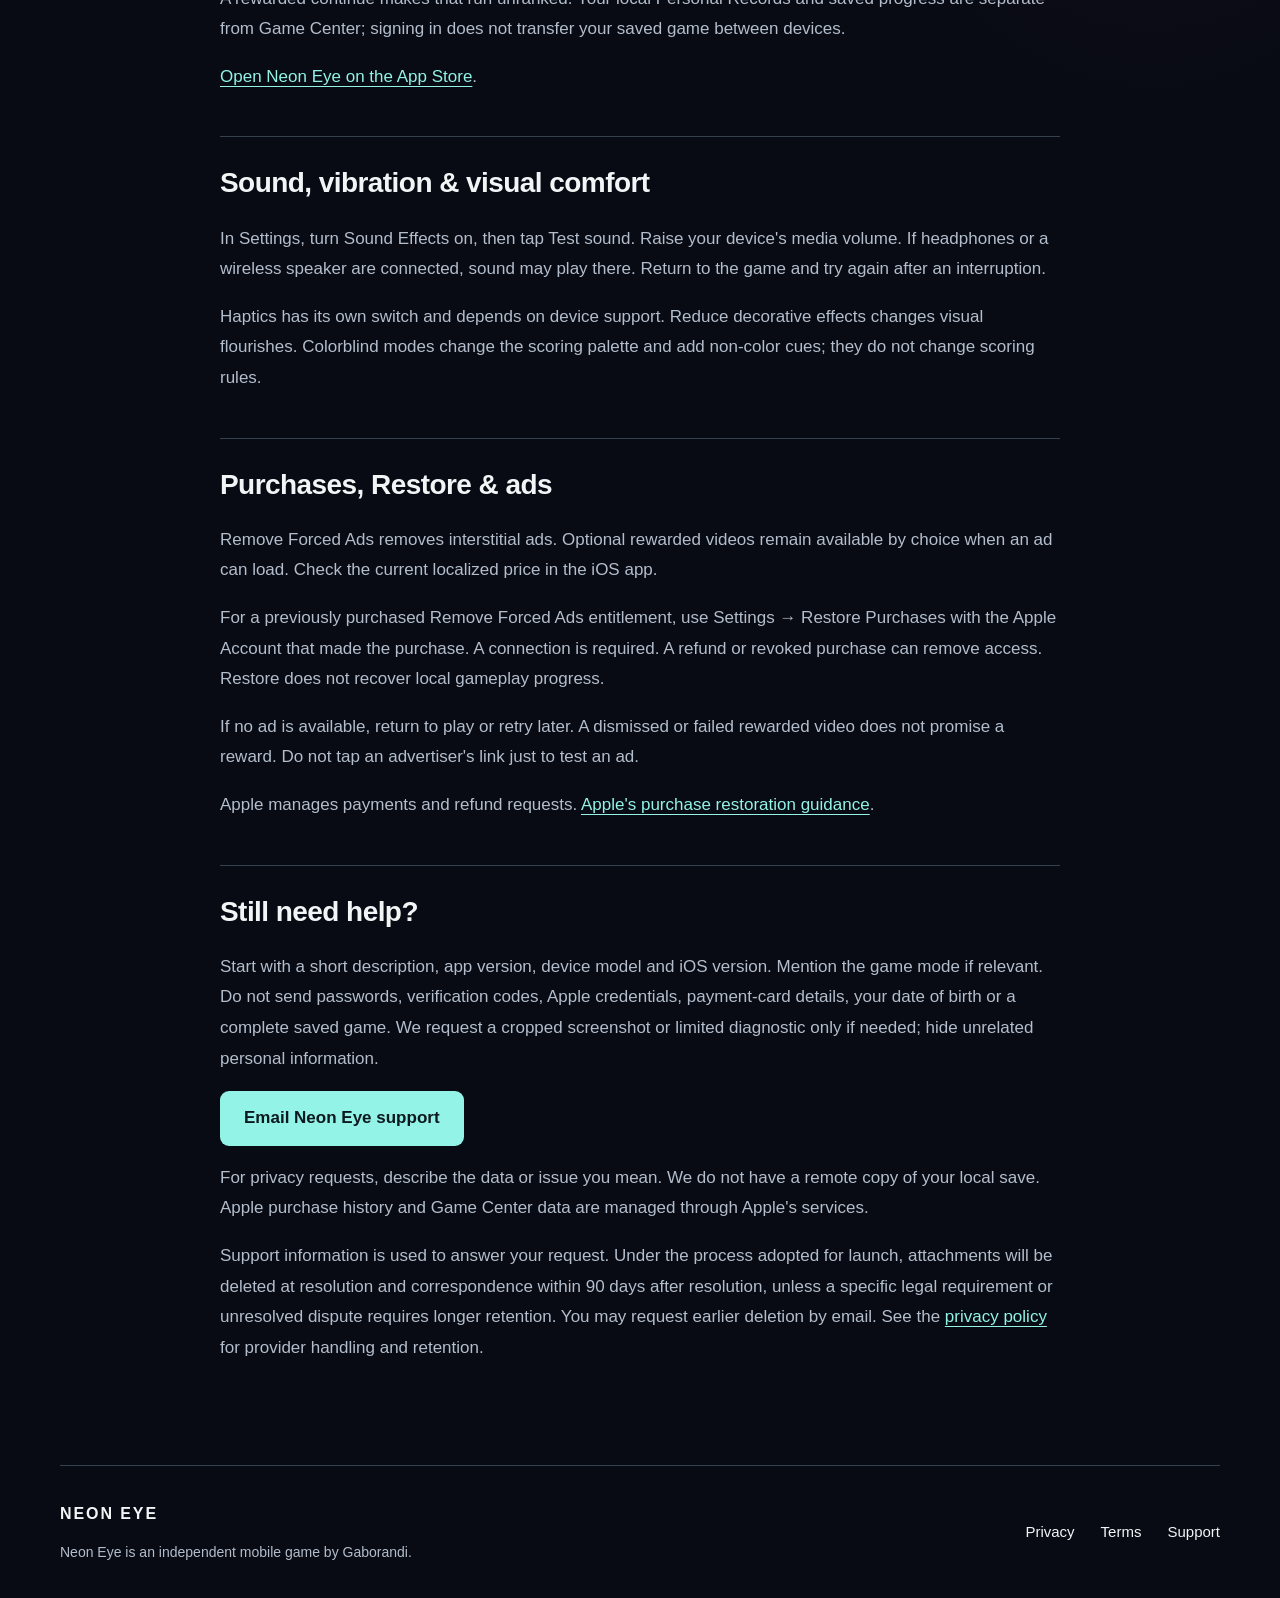
<file: support/index.html>
<!doctype html>
<html lang="en" dir="ltr"><head>
<meta charset="utf-8"><meta name="viewport" content="width=device-width, initial-scale=1">
<meta name="theme-color" content="#080b13"><meta name="description" content="Help with Neon Eye stage unlocking, saved runs, sound, haptics, purchases and privacy.">
<meta http-equiv="Content-Security-Policy" content="default-src 'none'; script-src 'self'; style-src 'self'; img-src 'self'; font-src 'self'; connect-src 'none'; base-uri 'none'; form-action 'none'; object-src 'none'">
<meta name="referrer" content="strict-origin-when-cross-origin">
<title lang="en">Neon Eye — Support</title><link rel="canonical" href="https://gaborandi.github.io/neon-eye-privacy/support/">
<meta property="og:title" content="Neon Eye — Support"><meta property="og:description" content="Help with Neon Eye stage unlocking, saved runs, sound, haptics, purchases and privacy."><meta property="og:type" content="website"><meta property="og:url" content="https://gaborandi.github.io/neon-eye-privacy/support/">
<meta name="twitter:card" content="summary"><meta name="twitter:title" content="Neon Eye — Support"><meta name="twitter:description" content="Help with Neon Eye stage unlocking, saved runs, sound, haptics, purchases and privacy.">
<link rel="icon" href="../assets/neon-eye-icon.png"><link rel="stylesheet" href="../assets/site.css?v=20261004">
<script src="../site.js?v=20261004" defer></script></head>
<body data-page="support">
<a class="skip-link" href="#main" data-nav="skip">Skip to content</a>
<header class="site-header wrap">
<a class="brand" href="../" aria-label="Neon Eye home"><img src="../assets/neon-eye-icon.png" width="36" height="36" alt=""><span class="brand-label" lang="en" dir="ltr"><span>NEON EYE</span><span class="brand-descriptor">Reflex Game</span></span></a>
<nav aria-label="Primary"><a href="../#modes" data-nav="modes">Modes</a><a href="../#collection" data-nav="skins">Eye skins</a><a href="../support/" data-nav="support">Support</a></nav>
<label class="language" hidden><span data-nav="language">Language</span><select aria-label="Navigation language" data-language-select><option value="en">English</option><option value="ar">العربية</option><option value="es">Español</option><option value="fr">Français</option><option value="de">Deutsch</option><option value="pt">Português</option><option value="it">Italiano</option><option value="ja">日本語</option><option value="ko">한국어</option><option value="zh">简体中文</option><option value="ru">Русский</option><option value="tr">Türkçe</option><option value="hi">हिन्दी</option><option value="id">Bahasa Indonesia</option><option value="nl">Nederlands</option><option value="pl">Polski</option><option value="sv">Svenska</option><option value="vi">Tiếng Việt</option></select></label>
</header>
<p class="language-note wrap" lang="en" dir="ltr" hidden data-language-note>Navigation is translated. The game guide and policies below are currently in English.</p>
<main id="main" lang="en" dir="ltr" tabindex="-1"><div class="legal-shell wrap"><p class="eyebrow">Player support</p><h1>A little help.<br>Back to your rhythm.</h1><p class="lede">Start here for timing, progress, sound and purchases.</p><nav class="page-index" aria-label="Support topics"><a href="#how-to-play">How to play</a><a href="#progress">Progress</a><a href="#game-center">Game Center</a><a href="#sound">Sound</a><a href="#purchases">Purchases &amp; ads</a><a href="#contact">Contact</a></nav>
<section id="how-to-play"><h2>How do I hit the arc?</h2><p>Watch the white needle rotate. Tap when its tip lines up with a scoring arc. The center of the scoring window gives the best timing result. In Flux, read the Help and Risk cues before choosing a sector.</p><p>Start with Practice if the timing feels quick. Settings → Practice aids lets you show a sector guide, slow the needle, widen the window or keep targets visible. These aids apply to Practice only.</p></section>
<section id="progress"><h2>Why can I only choose stage 1 in Practice?</h2><p>Practice stages unlock through Campaign. Beat Campaign stage 1 to unlock stage 2 in Practice. Finishing a 12-tap Practice drill gives a timing recap; it does not unlock the next stage.</p><h3>Continue a saved run</h3><p>Pause, then choose Menu. Campaign and Flux show Continue when a resumable run exists. Play Again starts a fresh run. A failed or completed run is different from a paused run.</p><h3>New eye skins</h3><p>Open Eye skins when its new-reward indicator appears. Preview a skin, then equip it. A preview alone never equips a skin. Skins change appearance, not timing or scoring.</p><h3>Protect your progress</h3><p>Progress is stored on this device. There is no in-game cloud save or cross-device transfer. Do not uninstall to troubleshoot a problem unless you accept losing local progress.</p></section>
<section id="game-center"><h2>Game Center &amp; version 1.1.0</h2><p>Update Neon Eye through the App Store to get the latest improvements. Campaign Stage and the current Flux leaderboards are available through Game Center. Sign in to Game Center in your device Settings and connect to the internet to use online leaderboards.</p><p>A rewarded continue makes that run unranked. Your local Personal Records and saved progress are separate from Game Center; signing in does not transfer your saved game between devices.</p><p><a href="https://apps.apple.com/app/neon-eye-reflex-game/id6772494283">Open Neon Eye on the App Store</a>.</p></section>
<section id="sound"><h2>Sound, vibration &amp; visual comfort</h2><p>In Settings, turn Sound Effects on, then tap Test sound. Raise your device's media volume. If headphones or a wireless speaker are connected, sound may play there. Return to the game and try again after an interruption.</p><p>Haptics has its own switch and depends on device support. Reduce decorative effects changes visual flourishes. Colorblind modes change the scoring palette and add non-color cues; they do not change scoring rules.</p></section>
<section id="purchases"><h2>Purchases, Restore &amp; ads</h2><p>Remove Forced Ads removes interstitial ads. Optional rewarded videos remain available by choice when an ad can load. Check the current localized price in the iOS app.</p><p>For a previously purchased Remove Forced Ads entitlement, use Settings → Restore Purchases with the Apple Account that made the purchase. A connection is required. A refund or revoked purchase can remove access. Restore does not recover local gameplay progress.</p><p>If no ad is available, return to play or retry later. A dismissed or failed rewarded video does not promise a reward. Do not tap an advertiser's link just to test an ad.</p><p>Apple manages payments and refund requests. <a href="https://support.apple.com/en-us/108096">Apple's purchase restoration guidance</a>.</p></section>
<section id="contact"><h2>Still need help?</h2><p>Start with a short description, app version, device model and iOS version. Mention the game mode if relevant. Do not send passwords, verification codes, Apple credentials, payment-card details, your date of birth or a complete saved game. We request a cropped screenshot or limited diagnostic only if needed; hide unrelated personal information.</p><p class="contact-card"><a href="mailto:a.alameldien@gmail.com">Email Neon Eye support</a></p><p>For privacy requests, describe the data or issue you mean. We do not have a remote copy of your local save. Apple purchase history and Game Center data are managed through Apple's services.</p><p>Support information is used to answer your request. Under the process adopted for launch, attachments will be deleted at resolution and correspondence within 90 days after resolution, unless a specific legal requirement or unresolved dispute requires longer retention. You may request earlier deletion by email. See the <a href="../privacy/#website">privacy policy</a> for provider handling and retention.</p></section></div></main>
<footer class="site-footer wrap"><div><a class="brand" href="../">NEON EYE</a><p data-nav="footer">Neon Eye is an independent mobile game by Gaborandi.</p></div><nav aria-label="Footer"><a href="../privacy/" data-nav="privacy">Privacy</a><a href="../terms/" data-nav="terms">Terms</a><a href="../support/" data-nav="support">Support</a></nav></footer>
</body></html>
</file>
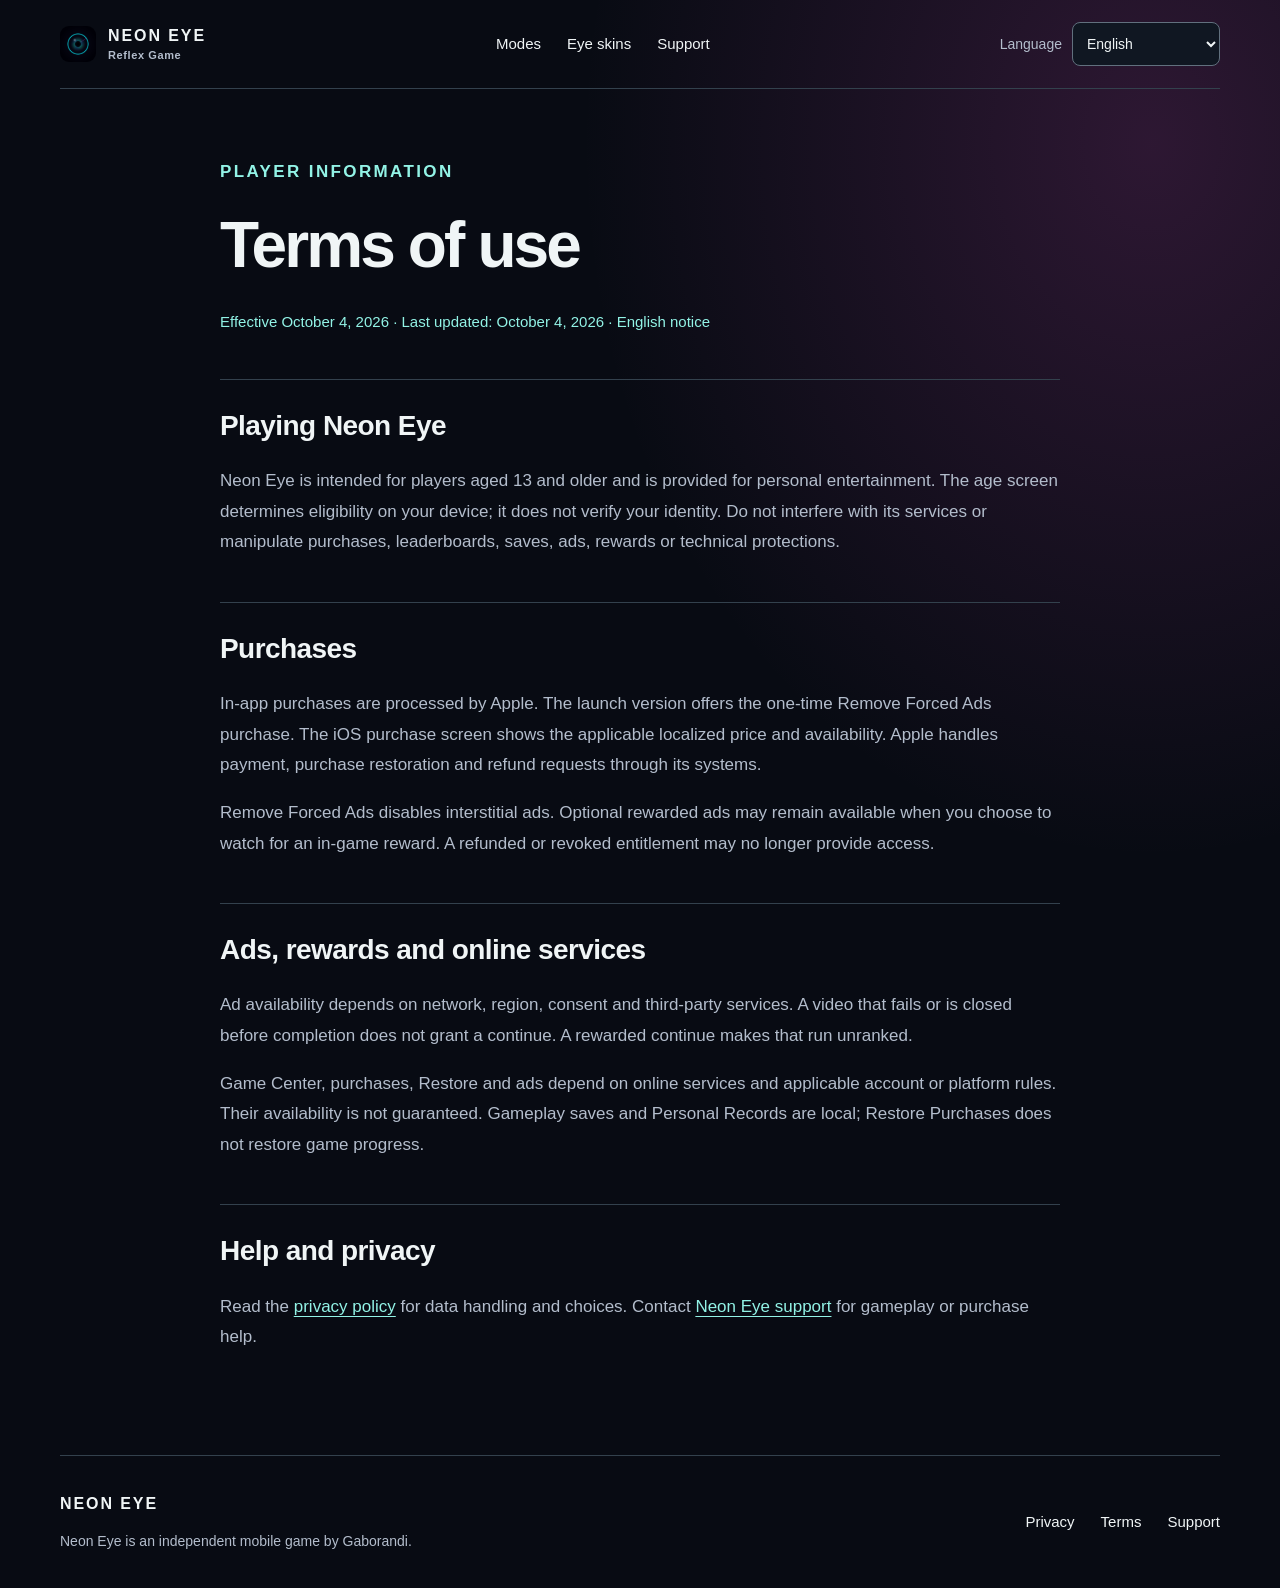
<file: terms/index.html>
<!doctype html>
<html lang="en" dir="ltr"><head>
<meta charset="utf-8"><meta name="viewport" content="width=device-width, initial-scale=1">
<meta name="theme-color" content="#080b13"><meta name="description" content="Terms for Neon Eye gameplay, purchases, ads, rewards and online services.">
<meta http-equiv="Content-Security-Policy" content="default-src 'none'; script-src 'self'; style-src 'self'; img-src 'self'; font-src 'self'; connect-src 'none'; base-uri 'none'; form-action 'none'; object-src 'none'">
<meta name="referrer" content="strict-origin-when-cross-origin">
<title lang="en">Neon Eye — Terms</title><link rel="canonical" href="https://gaborandi.github.io/neon-eye-privacy/terms/">
<meta property="og:title" content="Neon Eye — Terms"><meta property="og:description" content="Terms for Neon Eye gameplay, purchases, ads, rewards and online services."><meta property="og:type" content="website"><meta property="og:url" content="https://gaborandi.github.io/neon-eye-privacy/terms/">
<meta name="twitter:card" content="summary"><meta name="twitter:title" content="Neon Eye — Terms"><meta name="twitter:description" content="Terms for Neon Eye gameplay, purchases, ads, rewards and online services.">
<link rel="icon" href="../assets/neon-eye-icon.png"><link rel="stylesheet" href="../assets/site.css?v=20261004">
<script src="../site.js?v=20261004" defer></script></head>
<body data-page="terms">
<a class="skip-link" href="#main" data-nav="skip">Skip to content</a>
<header class="site-header wrap">
<a class="brand" href="../" aria-label="Neon Eye home"><img src="../assets/neon-eye-icon.png" width="36" height="36" alt=""><span class="brand-label" lang="en" dir="ltr"><span>NEON EYE</span><span class="brand-descriptor">Reflex Game</span></span></a>
<nav aria-label="Primary"><a href="../#modes" data-nav="modes">Modes</a><a href="../#collection" data-nav="skins">Eye skins</a><a href="../support/" data-nav="support">Support</a></nav>
<label class="language" hidden><span data-nav="language">Language</span><select aria-label="Navigation language" data-language-select><option value="en">English</option><option value="ar">العربية</option><option value="es">Español</option><option value="fr">Français</option><option value="de">Deutsch</option><option value="pt">Português</option><option value="it">Italiano</option><option value="ja">日本語</option><option value="ko">한국어</option><option value="zh">简体中文</option><option value="ru">Русский</option><option value="tr">Türkçe</option><option value="hi">हिन्दी</option><option value="id">Bahasa Indonesia</option><option value="nl">Nederlands</option><option value="pl">Polski</option><option value="sv">Svenska</option><option value="vi">Tiếng Việt</option></select></label>
</header>
<p class="language-note wrap" lang="en" dir="ltr" hidden data-language-note>Navigation is translated. The game guide and policies below are currently in English.</p>
<main id="main" lang="en" dir="ltr" tabindex="-1"><div class="legal-shell wrap"><p class="eyebrow">Player information</p><h1>Terms of use</h1><p class="legal-date">Effective October 4, 2026 · Last updated: October 4, 2026 · English notice</p><section><h2>Playing Neon Eye</h2><p>Neon Eye is intended for players aged 13 and older and is provided for personal entertainment. The age screen determines eligibility on your device; it does not verify your identity. Do not interfere with its services or manipulate purchases, leaderboards, saves, ads, rewards or technical protections.</p></section><section><h2>Purchases</h2><p>In-app purchases are processed by Apple. The launch version offers the one-time Remove Forced Ads purchase. The iOS purchase screen shows the applicable localized price and availability. Apple handles payment, purchase restoration and refund requests through its systems.</p><p>Remove Forced Ads disables interstitial ads. Optional rewarded ads may remain available when you choose to watch for an in-game reward. A refunded or revoked entitlement may no longer provide access.</p></section><section><h2>Ads, rewards and online services</h2><p>Ad availability depends on network, region, consent and third-party services. A video that fails or is closed before completion does not grant a continue. A rewarded continue makes that run unranked.</p><p>Game Center, purchases, Restore and ads depend on online services and applicable account or platform rules. Their availability is not guaranteed. Gameplay saves and Personal Records are local; Restore Purchases does not restore game progress.</p></section><section><h2>Help and privacy</h2><p>Read the <a href="../privacy/">privacy policy</a> for data handling and choices. Contact <a href="../support/#contact">Neon Eye support</a> for gameplay or purchase help.</p></section></div></main>
<footer class="site-footer wrap"><div><a class="brand" href="../">NEON EYE</a><p data-nav="footer">Neon Eye is an independent mobile game by Gaborandi.</p></div><nav aria-label="Footer"><a href="../privacy/" data-nav="privacy">Privacy</a><a href="../terms/" data-nav="terms">Terms</a><a href="../support/" data-nav="support">Support</a></nav></footer>
</body></html>
</file>
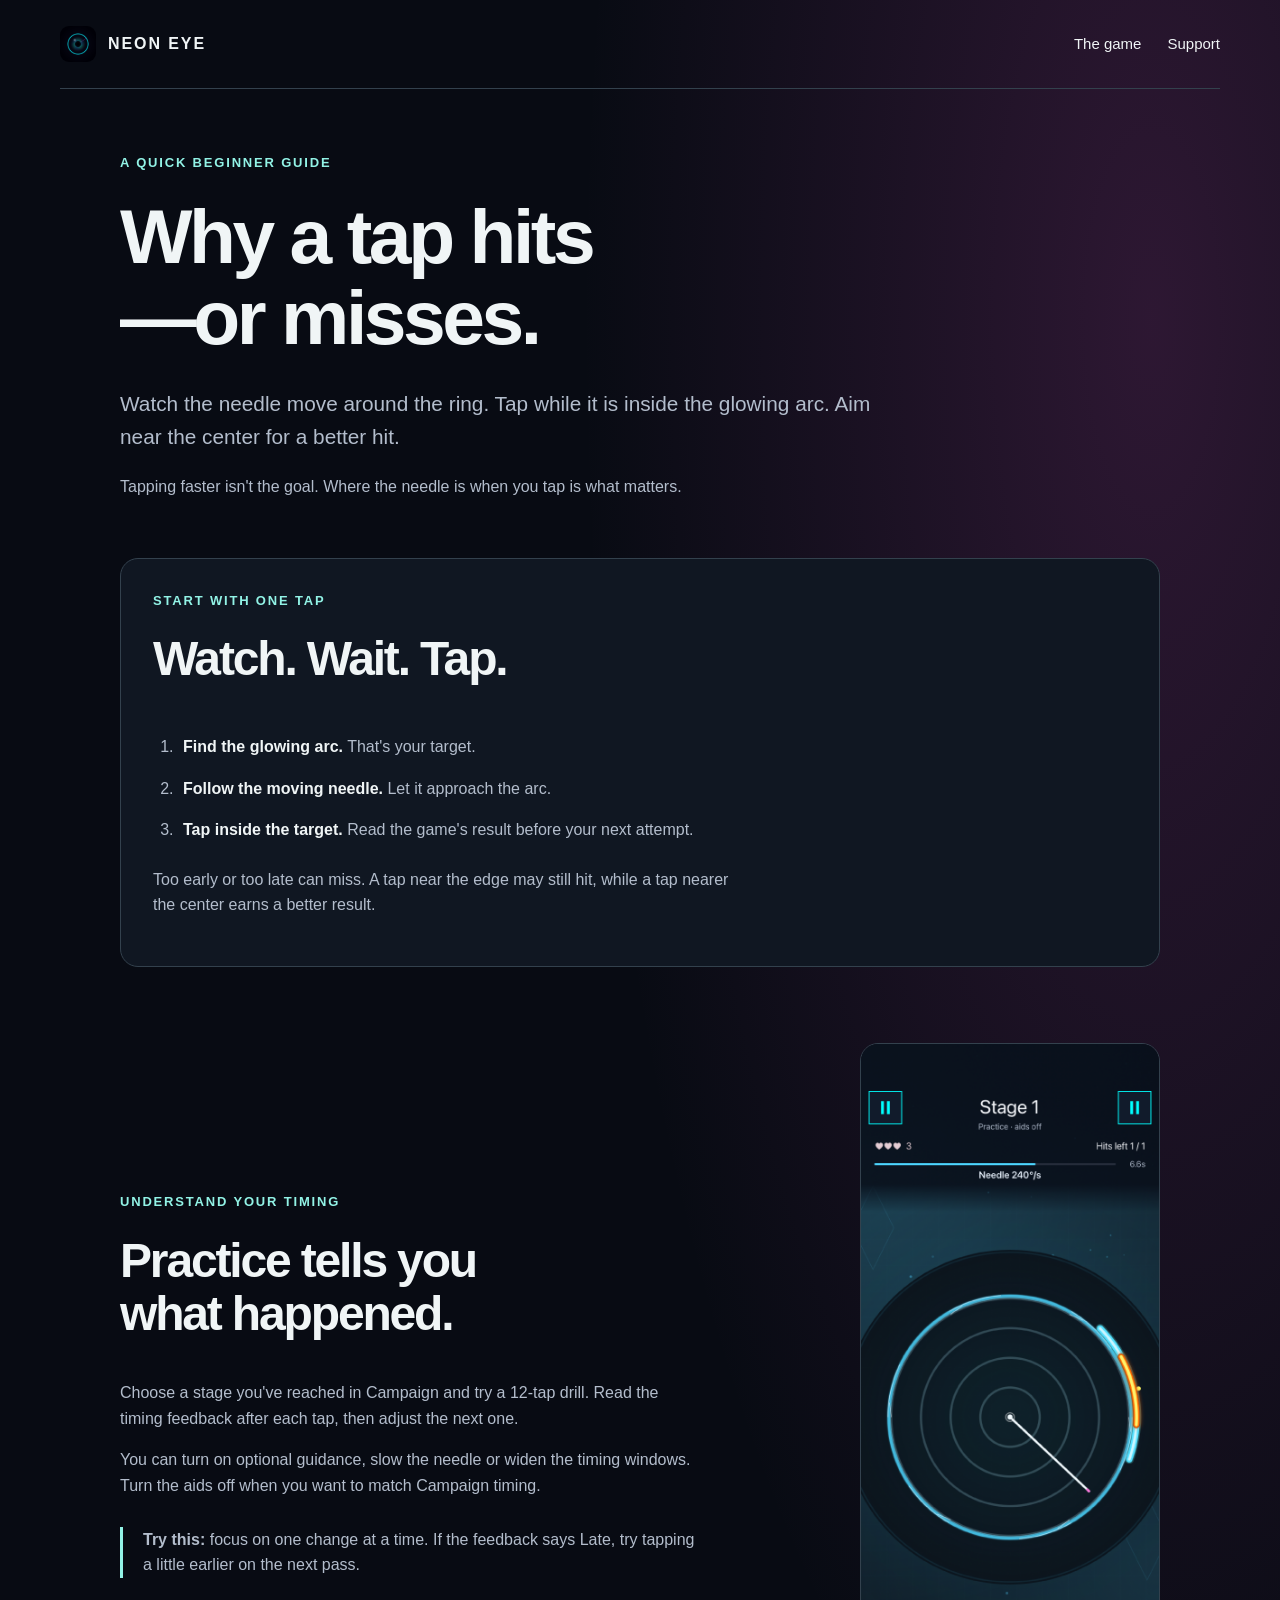
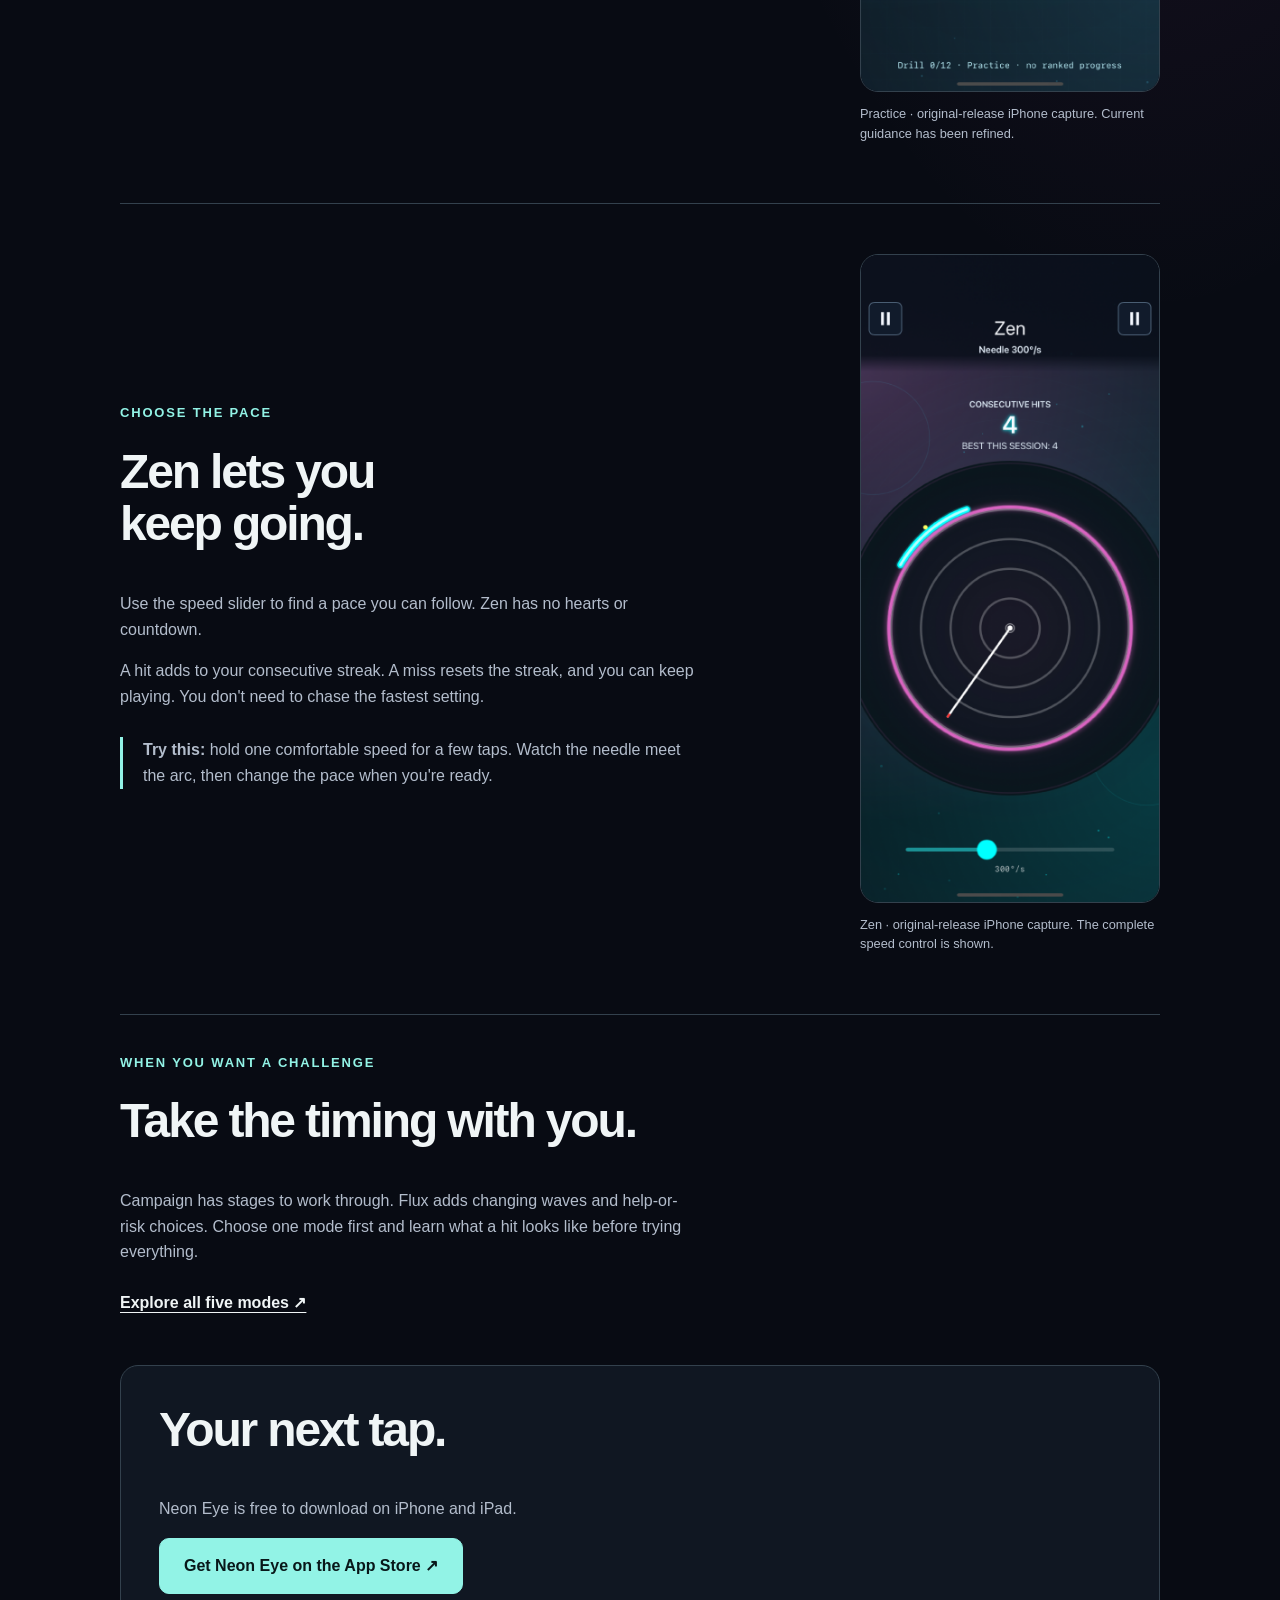
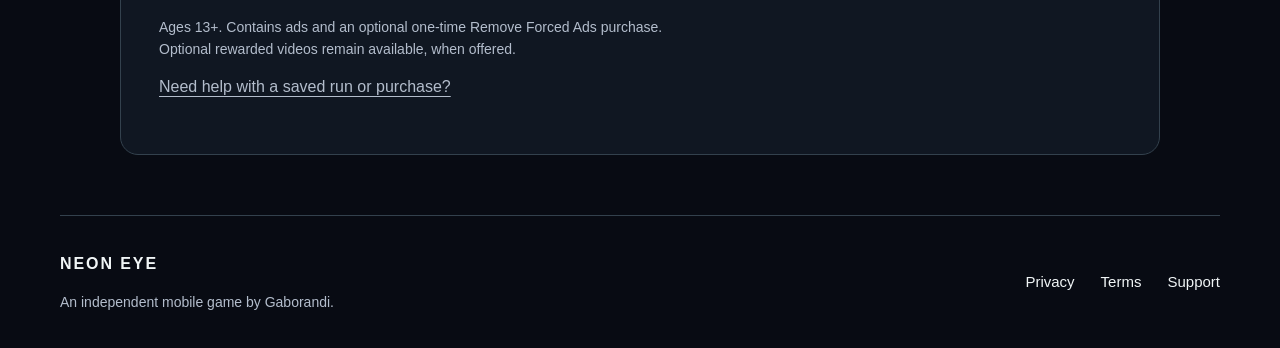
<file: beginner-guide.html>
<!doctype html>
<html lang="en"><head>
<meta charset="utf-8"><meta name="viewport" content="width=device-width, initial-scale=1">
<meta name="theme-color" content="#080b13"><meta name="description" content="Learn when to tap in Neon Eye, understand early and late misses, and choose between Practice and Zen. A short beginner guide for iPhone and iPad.">
<meta http-equiv="Content-Security-Policy" content="default-src 'none'; style-src 'self'; img-src 'self'; font-src 'self'; base-uri 'none'; form-action 'none'; object-src 'none'">
<meta name="referrer" content="strict-origin-when-cross-origin">
<title>How to play Neon Eye: timing, Practice and Zen</title>
<link rel="canonical" href="https://gaborandi.github.io/neon-eye-privacy/beginner-guide.html">
<meta property="og:title" content="Why a tap hits—or misses—in Neon Eye"><meta property="og:description" content="Watch the needle. Tap inside the glowing arc. Learn the timing with Practice, or choose your pace in Zen."><meta property="og:type" content="article"><meta property="og:url" content="https://gaborandi.github.io/neon-eye-privacy/beginner-guide.html">
<meta property="og:image" content="https://gaborandi.github.io/neon-eye-privacy/assets/neon-eye-icon.png"><meta name="twitter:card" content="summary">
<link rel="icon" href="./assets/neon-eye-icon.png"><link rel="stylesheet" href="./assets/site.css?v=20261004"><link rel="stylesheet" href="./assets/guide.css?v=20261116">
</head><body>
<a class="skip-link" href="#main">Skip to content</a>
<header class="site-header wrap"><a class="brand" href="./"><img src="./assets/neon-eye-icon.png" width="36" height="36" alt=""><span>NEON EYE</span></a><nav aria-label="Primary"><a href="./">The game</a><a href="./support/">Support</a></nav></header>
<main id="main" class="wrap guide" tabindex="-1">
<header class="guide-intro"><p class="eyebrow">A quick beginner guide</p><h1>Why a tap hits<br>—or misses.</h1><p class="guide-lede">Watch the needle move around the ring. Tap while it is inside the glowing arc. Aim near the center for a better hit.</p><p>Tapping faster isn't the goal. Where the needle is when you tap is what matters.</p></header>
<section class="guide-rule" aria-labelledby="first-tap"><p class="eyebrow">Start with one tap</p><h2 id="first-tap">Watch. Wait. Tap.</h2><ol><li><strong>Find the glowing arc.</strong> That's your target.</li><li><strong>Follow the moving needle.</strong> Let it approach the arc.</li><li><strong>Tap inside the target.</strong> Read the game's result before your next attempt.</li></ol><p>Too early or too late can miss. A tap near the edge may still hit, while a tap nearer the center earns a better result.</p></section>
<section class="guide-mode" aria-labelledby="practice"><div><p class="eyebrow">Understand your timing</p><h2 id="practice">Practice tells you<br>what happened.</h2><p>Choose a stage you've reached in Campaign and try a 12-tap drill. Read the timing feedback after each tap, then adjust the next one.</p><p>You can turn on optional guidance, slow the needle or widen the timing windows. Turn the aids off when you want to match Campaign timing.</p><p class="guide-tip"><strong>Try this:</strong> focus on one change at a time. If the feedback says Late, try tapping a little earlier on the next pass.</p></div><figure><a href="./assets/native91/iphone/05-practice.png"><img src="./assets/native91/iphone/05-practice.png" width="1320" height="2868" alt="Complete Practice screen with a target arc and the 12-tap drill counter" loading="lazy"></a><figcaption>Practice · original-release iPhone capture. Current guidance has been refined.</figcaption></figure></section>
<section class="guide-mode" aria-labelledby="zen"><div><p class="eyebrow">Choose the pace</p><h2 id="zen">Zen lets you<br>keep going.</h2><p>Use the speed slider to find a pace you can follow. Zen has no hearts or countdown.</p><p>A hit adds to your consecutive streak. A miss resets the streak, and you can keep playing. You don't need to chase the fastest setting.</p><p class="guide-tip"><strong>Try this:</strong> hold one comfortable speed for a few taps. Watch the needle meet the arc, then change the pace when you're ready.</p></div><figure><a href="./assets/native91/iphone/06-zen.png"><img src="./assets/native91/iphone/06-zen.png" width="1320" height="2868" alt="Complete Zen screen showing the consecutive hits counter, speed slider and speed label" loading="lazy"></a><figcaption>Zen · original-release iPhone capture. The complete speed control is shown.</figcaption></figure></section>
<section class="guide-challenge"><p class="eyebrow">When you want a challenge</p><h2>Take the timing with you.</h2><p>Campaign has stages to work through. Flux adds changing waves and help-or-risk choices. Choose one mode first and learn what a hit looks like before trying everything.</p><a class="text-link" href="./#modes">Explore all five modes ↗</a></section>
<section class="guide-cta" aria-labelledby="get-game"><h2 id="get-game">Your next tap.</h2><p>Neon Eye is free to download on iPhone and iPad.</p><a class="button primary" href="https://apps.apple.com/us/app/neon-eye-reflex-game/id6772494283">Get Neon Eye on the App Store ↗</a><p class="guide-small">Ages 13+. Contains ads and an optional one-time Remove Forced Ads purchase. Optional rewarded videos remain available, when offered.</p><p><a href="./support/">Need help with a saved run or purchase?</a></p></section>
</main><footer class="site-footer wrap"><div><a class="brand" href="./">NEON EYE</a><p>An independent mobile game by Gaborandi.</p></div><nav aria-label="Footer"><a href="./privacy/">Privacy</a><a href="./terms/">Terms</a><a href="./support/">Support</a></nav></footer></body></html>
</file>
<file: assets/site.css>
:root{color-scheme:dark;--bg:#080b13;--surface:#101722;--ink:#f0f5f6;--muted:#b3bdcc;--accent:#92f3e6;--glow:rgba(178,67,163,.22);--line:#33414d;font-family:-apple-system,BlinkMacSystemFont,"Segoe UI",Arial,sans-serif;font-size:16px;line-height:1.6;background:var(--bg);color:var(--ink)}
*{box-sizing:border-box}html{scroll-behavior:smooth;scroll-padding-top:1.5rem}body{margin:0;background:radial-gradient(ellipse at 90% 9%,var(--glow),transparent 35%),var(--bg)}body[data-mood="ice"]{--accent:#a9eaff;--glow:rgba(38,140,199,.25)}body[data-mood="amber"]{--accent:#ffcd78;--glow:rgba(179,120,30,.27)}body[data-mood="rose"]{--accent:#ffa4dc;--glow:rgba(187,39,138,.28)}
a{color:inherit;text-underline-offset:.25em}button,select{font:inherit}button,a,select,summary{-webkit-tap-highlight-color:transparent}a:focus-visible,button:focus-visible,select:focus-visible,summary:focus-visible{outline:3px solid var(--accent);outline-offset:5px}img{max-width:100%;height:auto;display:block}h1,h2,h3,h4,p{margin-top:0}h1,h2,h3,h4{line-height:1.1}h1,h2{letter-spacing:-.045em}p{color:var(--muted)}.wrap{width:min(1160px,calc(100% - 64px));margin-inline:auto}.skip-link{position:absolute;inset-block-start:-100px;inset-inline-start:20px;padding:12px 20px;background:var(--accent);color:#07111a;z-index:50}.skip-link:focus{inset-block-start:12px}
.site-header{display:flex;align-items:center;justify-content:space-between;gap:24px;padding-block:22px;border-bottom:1px solid var(--line)}.brand{display:inline-flex;align-items:center;gap:12px;text-decoration:none;font-size:1rem;letter-spacing:.12em;font-weight:800;white-space:nowrap}.brand img{border-radius:9px}.site-header nav,.site-footer nav{display:flex;gap:26px;align-items:center}.site-header nav a,.site-footer nav a{display:inline-flex;align-items:center;min-height:44px;text-decoration:none;font-size:.9375rem}.site-header nav a:hover,.site-footer nav a:hover,.text-link:hover{color:var(--accent)}.language{display:flex;align-items:center;gap:10px;font-size:.875rem;color:var(--muted)}select{min-height:44px;max-width:148px;background:var(--surface);color:var(--ink);border:1px solid #61707e;border-radius:8px;padding:8px 10px}.language-note{margin-block:18px;font-size:.9375rem;border-inline-start:3px solid var(--accent);padding-inline-start:16px}.language-note[hidden]{display:none}
.hero{display:grid;grid-template-columns:minmax(0,1.25fr) minmax(0,.75fr);align-items:center;gap:70px;padding-block:66px 78px}.eyebrow{color:var(--accent);text-transform:uppercase;letter-spacing:.14em;font-size:.8125rem;font-weight:700;margin-bottom:22px}.hero h1{font-size:clamp(3.1rem,5.6vw,5.25rem);line-height:1.04;margin-bottom:26px}.hero h1 em{font-style:normal;color:var(--accent)}.lede{font-size:1.1875rem;line-height:1.7;max-width:570px}.hero-actions{display:flex;align-items:center;gap:28px;margin-block:30px 20px}.button{display:inline-flex;justify-content:center;align-items:center;gap:30px;padding:14px 24px;min-height:52px;border-radius:10px;font-weight:650;text-decoration:none;border:1px solid var(--line)}.primary{color:#081719;background:var(--accent);border-color:var(--accent)}.primary:hover{filter:brightness(1.08)}.secondary{background:#1b2934;color:var(--ink);border-color:#5b6b78}.text-link{min-height:44px;display:inline-flex;align-items:center;font-size:1rem;font-weight:600}.availability{font-size:.875rem;margin-bottom:35px}.hero-facts{display:flex;gap:30px;border-top:1px solid var(--line);padding-top:24px;color:var(--muted);font-size:.875rem}.hero-facts strong{display:block;color:var(--ink);font-size:1.8rem;font-weight:600;line-height:1.4}.hero-screen{margin:0;justify-self:center;max-width:270px;transform:rotate(2deg)}.screen-frame{border:1px solid #596174;border-radius:23px;overflow:hidden;box-shadow:0 18px 70px #0006}.hero-screen figcaption,.play-screen figcaption{color:var(--muted);font-size:.8125rem;text-align:center;margin-top:16px}.hero-screen figcaption{transform:rotate(-2deg)}
.rule-band{border-block:1px solid var(--line);background:#111723}.rule-inner{display:flex;align-items:center;gap:40px;padding-block:28px}.rule-inner .eyebrow{margin:0;min-width:150px}.rule-inner p:not(.eyebrow){flex:1;margin:0;font-size:1.125rem}.rule-inner strong{color:var(--ink);font-weight:500}.section{padding-block:94px}.section-intro{max-width:650px}.section-intro h2{font-size:clamp(2.2rem,4.2vw,3.75rem);margin-bottom:20px}.section-intro>p:not(.eyebrow){max-width:580px;font-size:1.125rem}.modes{margin-top:48px;border-top:1px solid var(--line)}.mode-row{display:grid;grid-template-columns:50px 210px minmax(0,1fr);gap:28px;padding-block:27px;border-bottom:1px solid var(--line);align-items:start}.number{color:var(--accent);font:500 .9375rem ui-monospace,monospace;padding-top:7px}.mode-row h3{font-size:1.7rem;margin:0;padding-top:2px}.mode-row h4{font-size:1.125rem;margin-bottom:10px}.mode-row p{margin:0;max-width:640px}
.collection-band{background:radial-gradient(ellipse at 50% 10%,var(--glow),transparent 65%),#0d111c;border-block:1px solid var(--line)}.skin-grid{display:grid;grid-template-columns:repeat(4,minmax(0,1fr));gap:16px;margin-top:42px}.skin-card{min-width:0;border:1px solid #46505f;background:#0f1520;border-radius:16px;overflow:hidden;display:flex;flex-direction:column}.skin-card img{width:100%;aspect-ratio:35/24;object-fit:cover;object-position:50% 21%}.skin-copy{padding:22px 18px;display:flex;flex:1;flex-direction:column}.skin-copy .eyebrow{margin-bottom:10px}.skin-copy h3{font-size:1.25rem;margin-bottom:12px}.skin-copy p{font-size:.9375rem;line-height:1.6}.skin-copy .unlock{color:#d6e0e7;border-top:1px solid var(--line);padding-top:16px}.theme-button{display:block;width:100%;margin-top:auto;padding:12px 9px;border-radius:8px;min-height:48px;background:#172331;border:1px solid #647886;color:var(--ink);cursor:pointer;font-size:.875rem;font-weight:600}.theme-button[aria-pressed="true"]{border-color:var(--accent);background:var(--accent);color:#081719}.collection-note{display:flex;gap:40px;align-items:start;margin-top:26px}.collection-note p{flex:1;font-size:.9375rem;margin-bottom:0}.collection-note strong{color:var(--ink)}#theme-status{max-width:310px;color:var(--accent)}
.play-section{display:grid;grid-template-columns:.75fr 1.25fr;gap:95px;align-items:center}.play-screen{max-width:280px;margin:0 auto}.play-screen img{border-radius:20px;border:1px solid #546273}.comfort-list{list-style:none;padding:0;margin:32px 0 0}.comfort-list li{border-top:1px solid var(--line);padding-block:18px}.comfort-list strong{display:block;font-size:1.125rem;font-weight:600;margin-bottom:6px}.comfort-list span{color:var(--muted)}.player-section{border-top:1px solid var(--line)}.player-grid{display:grid;grid-template-columns:repeat(3,minmax(0,1fr));gap:44px;margin-top:44px}.player-grid h3{font-size:1.25rem;line-height:1.3}.player-grid p{font-size:1rem}.site-footer{border-top:1px solid var(--line);display:flex;justify-content:space-between;gap:32px;align-items:center;padding-block:35px}.site-footer p{font-size:.875rem;max-width:400px;margin:14px 0 0}
.legal-shell{max-width:840px;padding-block:68px 85px}.legal-shell h1{font-size:clamp(2.8rem,5vw,4.8rem);margin-bottom:28px}.legal-shell h2{font-size:1.75rem;line-height:1.25;letter-spacing:-.02em}.legal-shell h3{font-size:1.25rem;margin-top:30px}.legal-shell p{font-size:1.0625rem;line-height:1.8}.legal-shell .legal-date{font-size:.9375rem;color:var(--accent)}.legal-shell section{margin-top:44px;border-top:1px solid var(--line);padding-top:28px;scroll-margin-top:20px}.page-index{display:flex;flex-wrap:wrap;gap:8px 20px;margin-block:28px}.page-index a{min-height:44px;display:inline-flex;align-items:center;color:var(--accent)}.legal-shell a{color:var(--accent)}.contact-card a{display:inline-flex;align-items:center;min-height:52px;padding:12px 24px;background:var(--accent);color:#0d1920;border-radius:9px;text-decoration:none;font-weight:650}main:focus{outline:none}
@media(max-width:1000px){.hero{gap:32px}.hero h1{font-size:3.9rem}.site-header{flex-wrap:wrap}.skin-grid{grid-template-columns:repeat(2,minmax(0,1fr))}.hero-facts{gap:20px}.play-section{gap:55px}.mode-row{grid-template-columns:38px 170px minmax(0,1fr)}}
@media(max-width:680px){.wrap{width:calc(100% - 40px)}.site-header{gap:12px;padding-block:16px}.site-header .brand{font-size:.875rem}.site-header nav{order:3;width:100%;justify-content:space-between;gap:12px}.language{margin-inline-start:auto}.language>span{display:none}select{max-width:135px}.hero{grid-template-columns:1fr;gap:40px;padding-block:44px 48px}.hero h1{font-size:clamp(2.7rem,10vw,3.8rem)}.hero-screen{max-width:250px;transform:none}.hero-screen figcaption{transform:none}.hero-actions{gap:18px;flex-wrap:wrap}.lede{font-size:1.0625rem}.hero-facts{justify-content:space-between;gap:12px}.hero-facts span{max-width:105px}.rule-inner{display:block;padding-block:28px}.rule-inner .eyebrow{margin-bottom:12px}.rule-inner .text-link{margin-top:12px}.section{padding-block:60px}.section-intro h2{font-size:2.5rem}.section-intro>p:not(.eyebrow){font-size:1.0625rem}.mode-row{grid-template-columns:32px minmax(0,1fr);gap:10px 12px;padding-block:24px}.mode-row>div{grid-column:2}.mode-row h3{font-size:1.5rem}.mode-row h4{font-size:1.0625rem;margin-top:6px}.collection-note{display:block}.collection-note p{margin-bottom:18px}#theme-status{max-width:none}.play-section{grid-template-columns:1fr;gap:36px}.play-section .section-intro{order:-1}.play-screen{max-width:270px}.player-grid{grid-template-columns:1fr;gap:25px;margin-top:30px}.player-grid article+article{border-top:1px solid var(--line);padding-top:24px}.site-footer{align-items:start;flex-direction:column}.site-footer nav{width:100%;justify-content:space-between}.legal-shell{padding-block:42px 60px}.legal-shell h1{font-size:2.65rem}.legal-shell h2{font-size:1.5rem}}
@media(max-width:420px){.skin-grid{grid-template-columns:1fr}.skin-card{max-width:350px;margin-inline:auto;width:100%}.skin-copy{padding:22px}.hero-actions{align-items:stretch}.hero-actions .button{flex:1}.hero-facts{font-size:.8125rem}.section-intro h2{font-size:2.2rem}}
@media(prefers-reduced-motion:reduce){html{scroll-behavior:auto}*,*::before,*::after{animation:none!important;transition:none!important}}
@media(forced-colors:active){.skin-card,.screen-frame,.button,.theme-button{border:1px solid ButtonText}.theme-button[aria-pressed="true"]{outline:3px solid Highlight}}
/* Long translated labels and enlarged text must wrap rather than widen the page. */
.site-header nav,.site-footer nav{flex-wrap:wrap}.site-header nav a,.site-footer nav a{overflow-wrap:anywhere;min-width:0}.hero-copy,.section-intro,.mode-row>*{min-width:0}.legal-shell h1,.hero h1{overflow-wrap:break-word}
@media(max-width:420px){.hero-actions{flex-direction:column;align-items:stretch}.hero-actions .button{flex:auto}.hero-actions .text-link{align-self:flex-start}.language select{max-width:124px}}
h1,h2,h3,h4{overflow-wrap:anywhere}.hero-facts{flex-wrap:wrap}.hero-facts span{max-width:none;flex:1 0 80px;min-width:min-content}
@media(max-width:680px){.mode-row{grid-template-columns:2ch minmax(0,1fr)}}

[hidden]{display:none!important}

/* Search descriptor stays subordinate to the brand and within its existing width. */
.brand-label{display:grid;gap:3px;line-height:1.2}.brand-descriptor{font-size:.6875rem;font-weight:600;letter-spacing:.055em;color:var(--muted)}

/* Native screenshots retain the original aspect ratios and full image. */
body[data-mood="toxic"]{--accent:#baff72;--glow:rgba(112,179,30,.25)}
.native-skins{grid-template-columns:repeat(3,minmax(0,1fr))}.native-skins .skin-card img{aspect-ratio:auto;object-fit:contain;object-position:center}
.native-gallery{border-top:1px solid var(--line)}.device-gallery{margin-top:30px;border-top:1px solid var(--line);padding-top:16px}.device-gallery summary{cursor:pointer;min-height:48px;padding-block:12px;color:var(--ink);font-size:1.125rem;font-weight:600}.native-screen-grid{display:grid;grid-template-columns:repeat(4,minmax(0,1fr));gap:26px 18px;margin-top:24px}.native-screen-grid figure{min-width:0;margin:0}.native-screen-grid a{display:block}.native-screen-grid img{width:100%;height:auto;border:1px solid #546273;border-radius:12px}.native-screen-grid figcaption{margin-top:12px;font-size:.875rem;line-height:1.5;color:var(--muted)}.native-screen-grid figcaption strong,.native-screen-grid figcaption span{display:block}.native-screen-grid figcaption strong{color:var(--ink);margin-bottom:4px}
@media(max-width:1000px){.native-screen-grid{grid-template-columns:repeat(3,minmax(0,1fr))}}
@media(max-width:680px){.native-skins{grid-template-columns:1fr}.native-skins .skin-card{max-width:300px;margin-inline:auto}.native-screen-grid{grid-template-columns:repeat(2,minmax(0,1fr));gap:24px 14px}}
@media(forced-colors:active){.native-screen-grid img{border:1px solid CanvasText}}
</file>
<file: assets/guide.css>
.guide{max-width:1040px}.guide-intro{padding:64px 0 42px;max-width:760px}.guide h1{font-size:clamp(2.7rem,6vw,4.8rem);line-height:1.06;margin-bottom:28px}.guide h2{font-size:clamp(2rem,4vw,3rem)}.guide-lede{font-size:1.3rem;line-height:1.6}.guide p{max-width:65ch}.guide-rule{padding:32px;border:1px solid var(--line);border-radius:18px;background:var(--surface);margin-bottom:56px}.guide-rule ol{padding-left:25px;max-width:65ch}.guide-rule li{padding:8px 0 8px 5px;color:var(--muted)}.guide-rule strong{color:var(--ink)}.guide-mode{display:grid;grid-template-columns:minmax(0,1fr) minmax(220px,300px);align-items:center;gap:70px;padding:20px 0 60px;margin-bottom:30px;border-bottom:1px solid var(--line)}.guide-mode figure{margin:0}.guide-mode img{border:1px solid var(--line);border-radius:18px;width:100%}.guide-mode figcaption{font-size:.8rem;line-height:1.5;color:var(--muted);padding-top:12px}.guide-tip{border-left:3px solid var(--accent);padding-left:20px;margin-top:28px}.guide-challenge{padding:8px 0 40px}.guide-cta{padding:38px;border:1px solid var(--line);border-radius:18px;margin-bottom:60px;background:var(--surface)}.guide-small{font-size:.875rem;margin-top:22px}.guide .button{text-align:center;gap:8px}.guide a{overflow-wrap:anywhere}@media(max-width:650px){.guide-intro{padding-top:40px}.guide-rule,.guide-cta{padding:23px}.guide-mode{grid-template-columns:1fr;gap:22px}.guide-mode figure{width:min(100%,290px);justify-self:center}.guide .button{padding-inline:14px;font-size:.94rem}.guide-lede{font-size:1.15rem}}
</file>
